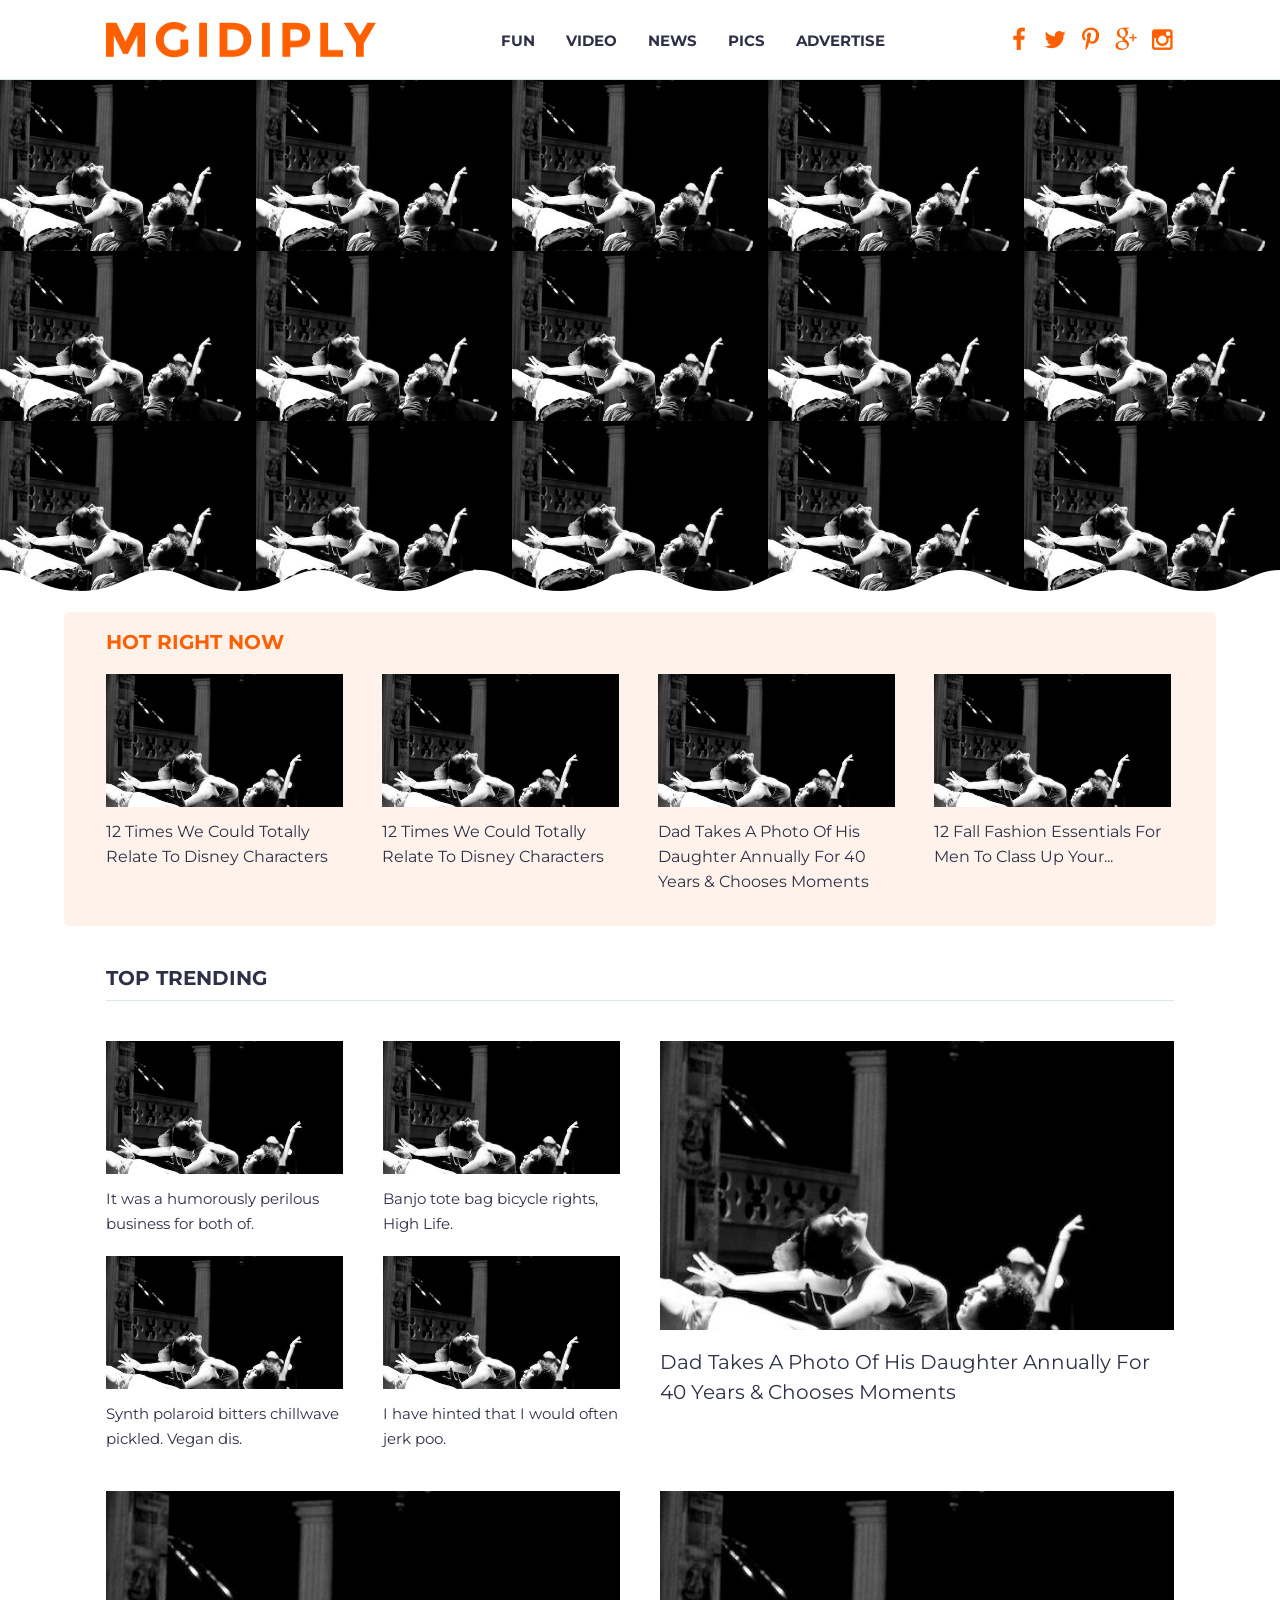
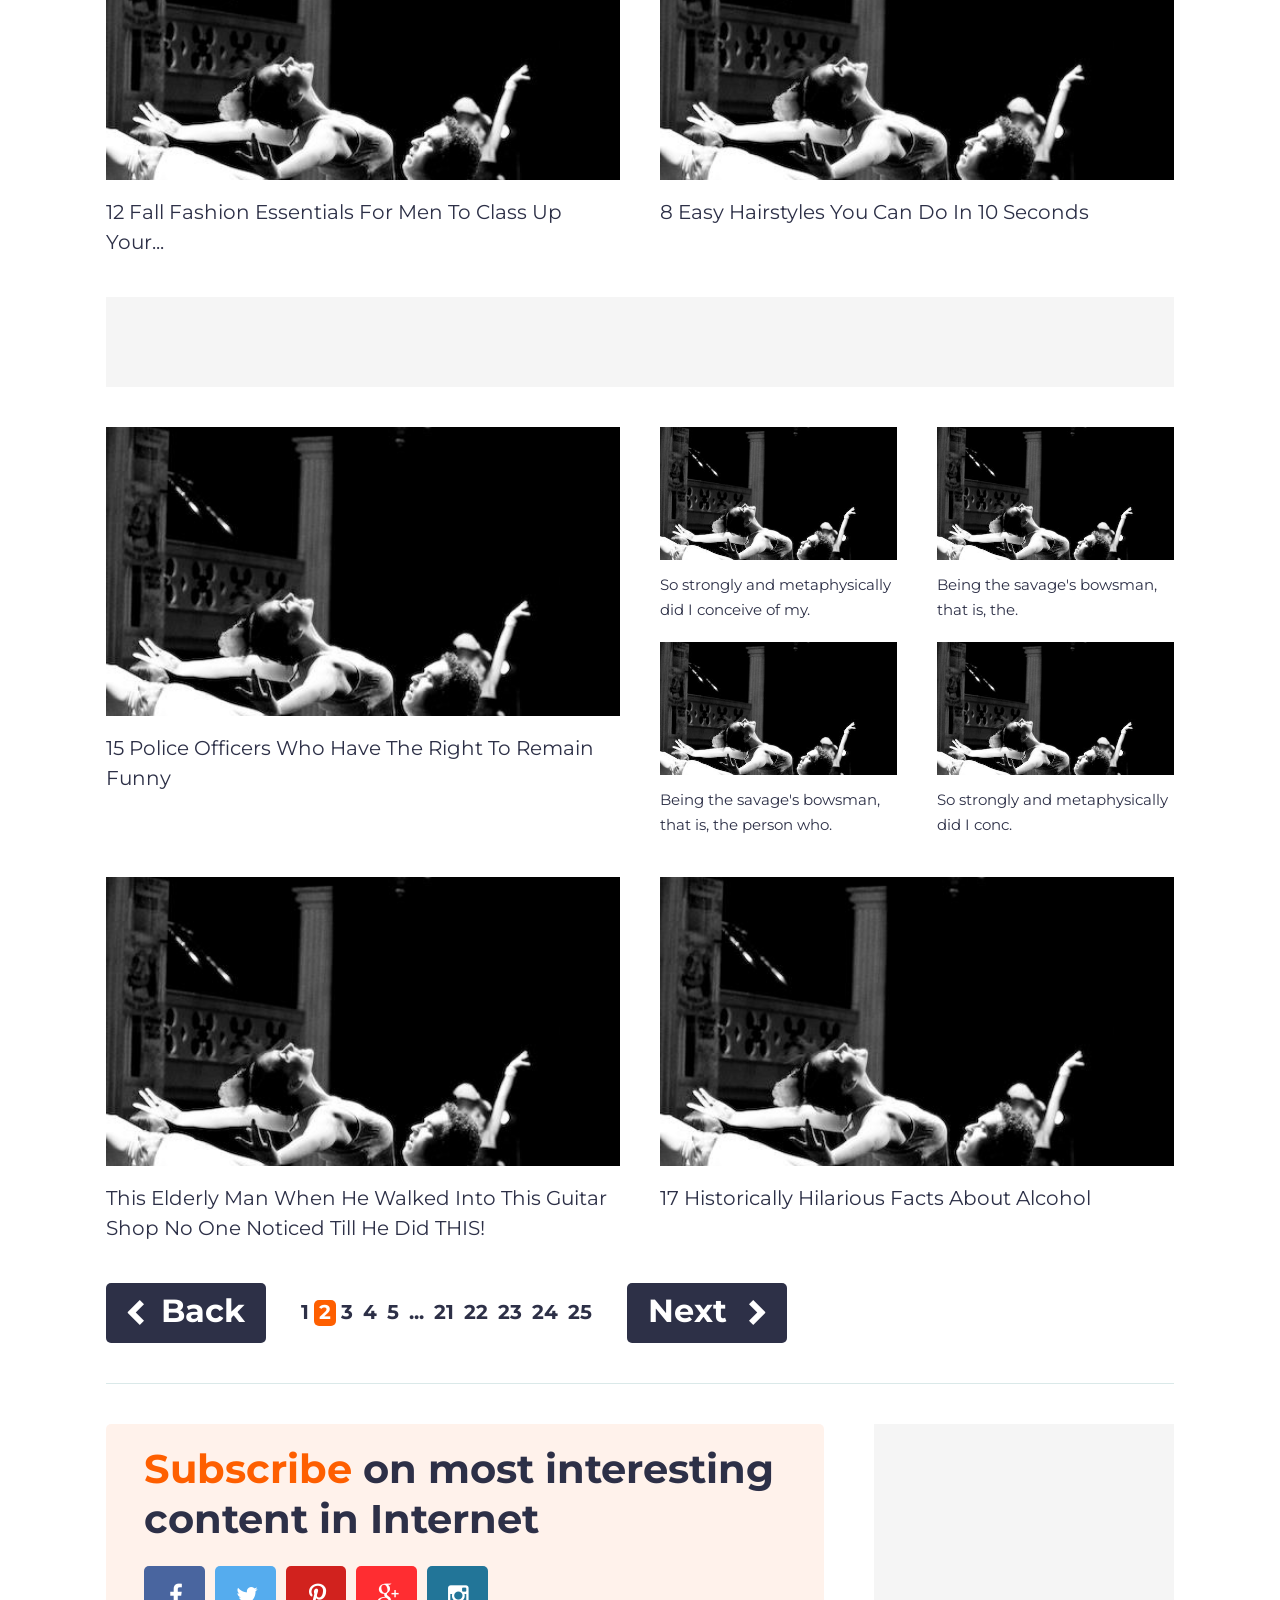
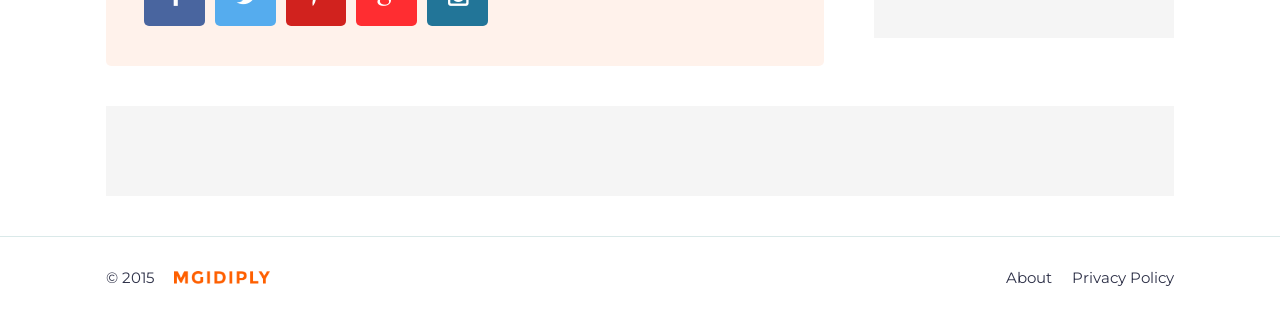
<file: site/index.html>
<!doctype html>
<html>
<head>
	<meta charset="utf-8">
	<title>Template</title>
	<meta name="viewport" content="width=device-width, initial-scale=1">
	<meta name="format-detection" content="telephone=no">
	<!-- theme color for android 5.0 -->
	<meta name="theme-color" content="#fff">
	<!-- <meta name="viewport" content="width=1200"> -->
	<!-- <meta name="viewport" content="initial-scale=1, user-scalable=no"> -->
	<link href="https://fonts.googleapis.com/css?family=Montserrat:400,700" rel="stylesheet" type="text/css">
	<link rel="stylesheet" media="all" href="css/screen.css">
	<script src="js/lib/head.js" data-headjs-load="js/app.js"></script>
	<!--[if IE]><script src="js/html5shiv.js"></script><![endif]-->
</head>
<body>
<!-- begin wrapper  -->
<div id="main" class="wrapper">
	<!-- begin header  -->
	<header class="header">
		<div class="content">
			<div class="row">
				<button id="menu_toggle"><i class="icon-menu"></i></button>
				<!-- begin logo  -->
				<div class="logo">
					<a href="#"><img src="img/logo.png" alt="logo"></a>
				</div><!-- end logo -->
				<!-- begin navigation -->
				<nav class="navigation">
					<ul>
						<li><a href="#">Fun</a></li>
						<li><a href="#">Video</a></li>
						<li><a href="#">News</a></li>
						<li><a href="#">Pics</a></li>
						<li><a href="#">Advertise</a></li>
					</ul>
					<!-- begin subscribe-wrap -->
					<div class="subscribe-wrap wrap-sm is-phone">
						<div class="row">
							<!-- begin subscribe  -->
							<div class="subscribe">
								<p class="subscribe__title"><span>Subscribe </span>on most interesting content in Internet</p>
								<!-- begin socials -->
								<ul class="socials">
									<li><a href="#"><i class="icon icon-facebook"></i></a></li>
									<li><a href="#"><i class="icon icon-twitter"></i></a></li>
									<li><a href="#"><i class="icon icon-pinterest"></i></a></li>
									<li><a href="#"><i class="icon icon-gplus"></i></a></li>
									<li><a href="#"><i class="icon icon-instagram"></i></a></li>
								</ul><!-- end socials -->
							</div><!-- end subscribe -->
							<!-- begin mgidiply-soc  -->
							<div class="mgidiply-soc"></div><!-- end mgidiply-soc -->
						</div>
					</div><!-- end subscribe-wrap -->
				</nav><!-- end navigation -->
				<!-- begin socials -->
				<ul class="socials">
					<li><a href="#"><i class="icon icon-facebook"></i></a></li>
					<li><a href="#"><i class="icon icon-twitter"></i></a></li>
					<li><a href="#"><i class="icon icon-pinterest"></i></a></li>
					<li><a href="#"><i class="icon icon-gplus"></i></a></li>
					<li><a href="#"><i class="icon icon-instagram"></i></a></li>
				</ul><!-- end socials -->
			</div>
		</div>
	</header><!-- end header -->

	<!-- begin grid-wrap  -->
	<div class="grid-wrap">
		<ul class="grid__list">
			<li class="grid__list-el">
				<a href="#">
					<div class="grid__img"><img src="img/test.jpg" alt="image"></div>
					<div class="grid__tooltip">
						<p>You've Been Washing Your Hair Wrong All This Time!...</p>
						<div class="grid__btn-more">Read more <i class="icon-angle-right"></i></div>
					</div>
				</a>
			</li>
			<li class="grid__list-el">
				<a href="#">
					<div class="grid__img"><img src="img/test.jpg" alt="image"></div>
					<div class="grid__tooltip">
						<p>You've Been Washing Your Hair Wrong All This Time!...</p>
						<div class="grid__btn-more">Read more <i class="icon-angle-right"></i></div>
					</div>
				</a>
			</li>
			<li class="grid__list-el">
				<a href="#">
					<div class="grid__img"><img src="img/test.jpg" alt="image"></div>
					<div class="grid__tooltip">
						<p>You've Been Washing Your Hair Wrong All This Time!...</p>
						<div class="grid__btn-more">Read more <i class="icon-angle-right"></i></div>
					</div>
				</a>
			</li>
			<li class="grid__list-el">
				<a href="#">
					<div class="grid__img"><img src="img/test.jpg" alt="image"></div>
					<div class="grid__tooltip">
						<p>You've Been Washing Your Hair Wrong All This Time!...</p>
						<div class="grid__btn-more">Read more <i class="icon-angle-right"></i></div>
					</div>
				</a>
			</li>
			<li class="grid__list-el">
				<a href="#">
					<div class="grid__img"><img src="img/test.jpg" alt="image"></div>
					<div class="grid__tooltip">
						<p>You've Been Washing Your Hair Wrong All This Time!...</p>
						<div class="grid__btn-more">Read more <i class="icon-angle-right"></i></div>
					</div>
				</a>
			</li>
			<li class="grid__list-el">
				<a href="#">
					<div class="grid__img"><img src="img/test.jpg" alt="image"></div>
					<div class="grid__tooltip">
						<p>You've Been Washing Your Hair Wrong All This Time!...</p>
						<div class="grid__btn-more">Read more <i class="icon-angle-right"></i></div>
					</div>
				</a>
			</li>
			<li class="grid__list-el">
				<a href="#">
					<div class="grid__img"><img src="img/test.jpg" alt="image"></div>
					<div class="grid__tooltip">
						<p>You've Been Washing Your Hair Wrong All This Time!...</p>
						<div class="grid__btn-more">Read more <i class="icon-angle-right"></i></div>
					</div>
				</a>
			</li>
			<li class="grid__list-el">
				<a href="#">
					<div class="grid__img"><img src="img/test.jpg" alt="image"></div>
					<div class="grid__tooltip">
						<p>You've Been Washing Your Hair Wrong All This Time!...</p>
						<div class="grid__btn-more">Read more <i class="icon-angle-right"></i></div>
					</div>
				</a>
			</li>
			<li class="grid__list-el">
				<a href="#">
					<div class="grid__img"><img src="img/test.jpg" alt="image"></div>
					<div class="grid__tooltip">
						<p>You've Been Washing Your Hair Wrong All This Time!...</p>
						<div class="grid__btn-more">Read more <i class="icon-angle-right"></i></div>
					</div>
				</a>
			</li>
			<li class="grid__list-el">
				<a href="#">
					<div class="grid__img"><img src="img/test.jpg" alt="image"></div>
					<div class="grid__tooltip">
						<p>You've Been Washing Your Hair Wrong All This Time!...</p>
						<div class="grid__btn-more">Read more <i class="icon-angle-right"></i></div>
					</div>
				</a>
			</li>
			<li class="grid__list-el">
				<a href="#">
					<div class="grid__img"><img src="img/test.jpg" alt="image"></div>
					<div class="grid__tooltip">
						<p>You've Been Washing Your Hair Wrong All This Time!...</p>
						<div class="grid__btn-more">Read more <i class="icon-angle-right"></i></div>
					</div>
				</a>
			</li>
			<li class="grid__list-el">
				<a href="#">
					<div class="grid__img"><img src="img/test.jpg" alt="image"></div>
					<div class="grid__tooltip">
						<p>You've Been Washing Your Hair Wrong All This Time!...</p>
						<div class="grid__btn-more">Read more <i class="icon-angle-right"></i></div>
					</div>
				</a>
			</li>
			<li class="grid__list-el">
				<a href="#">
					<div class="grid__img"><img src="img/test.jpg" alt="image"></div>
					<div class="grid__tooltip">
						<p>You've Been Washing Your Hair Wrong All This Time!...</p>
						<div class="grid__btn-more">Read more <i class="icon-angle-right"></i></div>
					</div>
				</a>
			</li>
			<li class="grid__list-el">
				<a href="#">
					<div class="grid__img"><img src="img/test.jpg" alt="image"></div>
					<div class="grid__tooltip">
						<p>You've Been Washing Your Hair Wrong All This Time!...</p>
						<div class="grid__btn-more">Read more <i class="icon-angle-right"></i></div>
					</div>
				</a>
			</li>
			<li class="grid__list-el">
				<a href="#">
					<div class="grid__img"><img src="img/test.jpg" alt="image"></div>
					<div class="grid__tooltip">
						<p>You've Been Washing Your Hair Wrong All This Time!...</p>
						<div class="grid__btn-more">Read more <i class="icon-angle-right"></i></div>
					</div>
				</a>
			</li>
		</ul>
		<div class="grid__title"><p class="grid__title-text">Dive deeply in most interesting <span>content on the web</span></p></div>
		<div class="wave"></div>
	</div><!-- end grid-wrap -->

	<main class="main">
		<!-- begin content -->
		<div class="content">
			<!-- begin hot-now  -->
			<div class="hot-now">
				<p class="section__title">Hot Right Now</p>
				<div class="row">
					<!-- begin el -->
					<div class="el">
						<a href="#">
							<div class="el__img">
								<img src="img/test.jpg" alt="img">
							</div>
							<div class="el__text">
								<p>12 Times We Could Totally Relate To Disney Characters</p>
							</div>
						</a>
					</div><!-- end el -->
					<!-- begin el -->
					<div class="el">
						<a href="#">
							<div class="el__img">
								<img src="img/test.jpg" alt="img">
							</div>
							<div class="el__text">
								<p>12 Times We Could Totally Relate To Disney Characters</p>
							</div>
						</a>
					</div><!-- end el -->
					<!-- begin el -->
					<div class="el">
						<a href="#">
							<div class="el__img">
								<img src="img/test.jpg" alt="img">
							</div>
							<div class="el__text">
								<p>Dad Takes A Photo Of His Daughter Annually For 40 Years &amp; Chooses Moments</p>
							</div>
						</a>
					</div><!-- end el -->
					<!-- begin el -->
					<div class="el">
						<a href="#">
							<div class="el__img">
								<img src="img/test.jpg" alt="img">
							</div>
							<div class="el__text">
								<p>12 Fall Fashion Essentials For Men To Class Up Your...</p>
							</div>
						</a>
					</div><!-- end el -->
					<!-- begin el -->
					<div class="el">
						<a href="#">
							<div class="el__img">
								<img src="img/test.jpg" alt="img">
							</div>
							<div class="el__text">
								<p>8 Easy Hairstyles You Can Do In 10 Seconds</p>
							</div>
						</a>
					</div><!-- end el -->
				</div>
			</div><!-- end hot-now -->

			<!-- begin subscribe-wrap -->
			<div class="subscribe-wrap wrap-sm is-phone">
				<div class="row">
					<!-- begin subscribe  -->
					<div class="subscribe">
						<p class="subscribe__title"><span>Subscribe </span>on most interesting content in Internet</p>
						<!-- begin socials -->
						<ul class="socials">
							<li><a href="#"><i class="icon icon-facebook"></i></a></li>
							<li><a href="#"><i class="icon icon-twitter"></i></a></li>
							<li><a href="#"><i class="icon icon-pinterest"></i></a></li>
							<li><a href="#"><i class="icon icon-gplus"></i></a></li>
							<li><a href="#"><i class="icon icon-instagram"></i></a></li>
						</ul><!-- end socials -->
					</div><!-- end subscribe -->
					<!-- begin mgidiply-soc  -->
					<div class="mgidiply-soc"></div><!-- end mgidiply-soc -->
				</div>
			</div><!-- end subscribe-wrap -->
			
			<!-- begin content-left -->
			<div class="content-left">
				<!-- begin top-trend  -->
				<div class="top-trend wrap-sm">
					<p class="section__title">Top Trending</p>
					<div class="row">
						<!-- begin el -->
						<div class="el el--small">
							<div class="row">
								<!-- begin el -->
								<div class="el">
									<a href="#">
										<div class="el__img">
											<img src="img/test.jpg" alt="img">
										</div>
										<div class="el__text">
											<p>It was a humorously perilous business for both of.</p>
										</div>
									</a>
								</div><!-- end el -->
								<!-- begin el -->
								<div class="el">
									<a href="#">
										<div class="el__img">
											<img src="img/test.jpg" alt="img">
										</div>
										<div class="el__text">
											<p>Banjo tote bag bicycle rights, High Life.</p>
										</div>
									</a>
								</div><!-- end el -->
								<!-- begin el -->
								<div class="el">
									<a href="#">
										<div class="el__img">
											<img src="img/test.jpg" alt="img">
										</div>
										<div class="el__text">
											<p>Synth polaroid bitters chillwave pickled. Vegan dis.</p>
										</div>
									</a>
								</div><!-- end el -->
								<!-- begin el -->
								<div class="el">
									<a href="#">
										<div class="el__img">
											<img src="img/test.jpg" alt="img">
										</div>
										<div class="el__text">
											<p>I have hinted that I would often jerk poo.</p>
										</div>
									</a>
								</div><!-- end el -->
							</div>
						</div><!-- end el -->
						<!-- begin el -->
						<div class="el">
							<a href="#">
								<div class="el__img">
									<img src="img/test.jpg" alt="img">
								</div>
								<div class="el__text">
									<p>Dad Takes A Photo Of His Daughter Annually For 40 Years &amp; Chooses Moments</p>
								</div>
							</a>
						</div><!-- end el -->
						<!-- begin el -->
						<div class="el">
							<a href="#">
								<div class="el__img">
									<img src="img/test.jpg" alt="img">
								</div>
								<div class="el__text">
									<p>12 Fall Fashion Essentials For Men To Class Up Your...</p>
								</div>
							</a>
						</div><!-- end el -->
						<!-- begin el -->
						<div class="el">
							<a href="#">
								<div class="el__img">
									<img src="img/test.jpg" alt="img">
								</div>
								<div class="el__text">
									<p>8 Easy Hairstyles You Can Do In 10 Seconds</p>
								</div>
							</a>
						</div><!-- end el -->
					</div>
					
					<!-- begin banner -->
					<div class="mgid-hr"></div><!-- end banner -->

					<div class="row">
						<!-- begin el -->
						<div class="el">
							<a href="#">
								<div class="el__img">
									<img src="img/test.jpg" alt="img">
								</div>
								<div class="el__text">
									<p>15 Police Officers Who Have The Right To Remain Funny</p>
								</div>
							</a>
						</div><!-- end el -->
						<!-- begin el -->
						<div class="el el--small">
							<div class="row">
								<!-- begin el -->
								<div class="el">
									<a href="#">
										<div class="el__img">
											<img src="img/test.jpg" alt="img">
										</div>
										<div class="el__text">
											<p>So strongly and metaphysically did I conceive of my.</p>
										</div>
									</a>
								</div><!-- end el -->
								<!-- begin el -->
								<div class="el">
									<a href="#">
										<div class="el__img">
											<img src="img/test.jpg" alt="img">
										</div>
										<div class="el__text">
											<p>Being the savage's bowsman, that is, the.</p>
										</div>
									</a>
								</div><!-- end el -->
								<!-- begin el -->
								<div class="el">
									<a href="#">
										<div class="el__img">
											<img src="img/test.jpg" alt="img">
										</div>
										<div class="el__text">
											<p>Being the savage's bowsman, that is, the person who.</p>
										</div>
									</a>
								</div><!-- end el -->
								<!-- begin el -->
								<div class="el">
									<a href="#">
										<div class="el__img">
											<img src="img/test.jpg" alt="img">
										</div>
										<div class="el__text">
											<p>So strongly and metaphysically did I conc.</p>
										</div>
									</a>
								</div><!-- end el -->
							</div>
						</div><!-- end el -->
						<!-- begin el -->
						<div class="el">
							<a href="#">
								<div class="el__img">
									<img src="img/test.jpg" alt="img">
								</div>
								<div class="el__text">
									<p>This Elderly Man When He Walked Into This Guitar Shop No One Noticed Till He Did THIS!</p>
								</div>
							</a>
						</div><!-- end el -->
						<!-- begin el -->
						<div class="el">
							<a href="#">
								<div class="el__img">
									<img src="img/test.jpg" alt="img">
								</div>
								<div class="el__text">
									<p>17 Historically Hilarious Facts About Alcohol</p>
								</div>
							</a>
						</div><!-- end el -->
					</div>
				</div><!-- end top-trend -->
				<!-- begin pagination  -->
				<div class="pagination wrap-sm">
					<a href="#" class="pagination__button pagination__prev"><i class="icon-arrow_left"></i>Back</a>
					<ul class="pagination__list">
						<li><a href="#">1</a></li>
						<li class="is-active"><a href="#">2</a></li>
						<li><a href="#">3</a></li>
						<li><a href="#">4</a></li>
						<li><a href="#">5</a></li>
						<li><a href="#">...</a></li>
						<li><a href="#">21</a></li>
						<li><a href="#">22</a></li>
						<li><a href="#">23</a></li>
						<li><a href="#">24</a></li>
						<li><a href="#">25</a></li>
					</ul>
					<a href="#" class="pagination__button pagination__next"><i class="icon-arrow_right"></i>Next</a>
				</div><!-- end pagination -->

				<!-- begin load-more  -->
				<div class="load-more is-phone">
					<a href="#" class="load-more__btn"><i class="icon-arrows-cw"></i>Load more</a>
				</div><!-- end load-more -->

				<!-- begin subscribe-wrap -->
				<div class="subscribe-wrap wrap-sm">
					<div class="row">
						<!-- begin subscribe  -->
						<div class="subscribe">
							<p class="subscribe__title"><span>Subscribe </span>on most interesting content in Internet</p>
							<!-- begin socials -->
							<ul class="socials">
								<li><a href="#"><i class="icon icon-facebook"></i></a></li>
								<li><a href="#"><i class="icon icon-twitter"></i></a></li>
								<li><a href="#"><i class="icon icon-pinterest"></i></a></li>
								<li><a href="#"><i class="icon icon-gplus"></i></a></li>
								<li><a href="#"><i class="icon icon-instagram"></i></a></li>
							</ul><!-- end socials -->
						</div><!-- end subscribe -->
						<!-- begin mgidiply-soc  -->
						<div class="mgidiply-soc"></div><!-- end mgidiply-soc -->
					</div>
				</div><!-- end subscribe-wrap -->
				<div class="wrap-sm">
					<!-- begin mgid-hr  -->
					<div class="mgid-hr"></div><!-- end mgid-hr -->
				</div>
			</div>
			<!-- end content-left -->

			<!-- begin content-right  -->
			<div class="content-right">
				<!-- begin el -->
				<div class="el">
					<a href="#">
						<div class="el__img">
							<img src="img/test.jpg" alt="img">
						</div>
						<div class="el__text">
							<p>It was a humorously perilous business for both of.</p>
						</div>
					</a>
				</div><!-- end el -->
				<!-- begin el -->
				<div class="el">
					<a href="#">
						<div class="el__img">
							<img src="img/test.jpg" alt="img">
						</div>
						<div class="el__text">
							<p>It was a humorously perilous business for both of.</p>
						</div>
					</a>
				</div><!-- end el -->
				<!-- begin el -->
				<div class="el">
					<a href="#">
						<div class="el__img">
							<img src="img/test.jpg" alt="img">
						</div>
						<div class="el__text">
							<p>It was a humorously perilous business for both of.</p>
						</div>
					</a>
				</div><!-- end el -->
				<!-- begin el -->
				<div class="el">
					<a href="#">
						<div class="el__img">
							<img src="img/test.jpg" alt="img">
						</div>
						<div class="el__text">
							<p>It was a humorously perilous business for both of.</p>
						</div>
					</a>
				</div><!-- end el -->
				<!-- begin el -->
				<div class="el">
					<a href="#">
						<div class="el__img">
							<img src="img/test.jpg" alt="img">
						</div>
						<div class="el__text">
							<p>It was a humorously perilous business for both of.</p>
						</div>
					</a>
				</div><!-- end el -->
				<!-- begin el -->
				<div class="el">
					<a href="#">
						<div class="el__img">
							<img src="img/test.jpg" alt="img">
						</div>
						<div class="el__text">
							<p>It was a humorously perilous business for both of.</p>
						</div>
					</a>
				</div><!-- end el -->
				<!-- begin el -->
				<div class="el">
					<a href="#">
						<div class="el__img">
							<img src="img/test.jpg" alt="img">
						</div>
						<div class="el__text">
							<p>It was a humorously perilous business for both of.</p>
						</div>
					</a>
				</div><!-- end el -->
				<!-- begin el -->
				<div class="el">
					<a href="#">
						<div class="el__img">
							<img src="img/test.jpg" alt="img">
						</div>
						<div class="el__text">
							<p>It was a humorously perilous business for both of.</p>
						</div>
					</a>
				</div><!-- end el -->
				<!-- begin el -->
				<div class="el">
					<a href="#">
						<div class="el__img">
							<img src="img/test.jpg" alt="img">
						</div>
						<div class="el__text">
							<p>It was a humorously perilous business for both of.</p>
						</div>
					</a>
				</div><!-- end el -->
				<!-- begin el -->
				<div class="el">
					<a href="#">
						<div class="el__img">
							<img src="img/test.jpg" alt="img">
						</div>
						<div class="el__text">
							<p>It was a humorously perilous business for both of.</p>
						</div>
					</a>
				</div><!-- end el -->
				<!-- begin el -->
				<div class="el">
					<a href="#">
						<div class="el__img">
							<img src="img/test.jpg" alt="img">
						</div>
						<div class="el__text">
							<p>It was a humorously perilous business for both of.</p>
						</div>
					</a>
				</div><!-- end el -->
			</div><!-- end content-right -->
		</div><!-- end content -->
	</main>
</div><!-- end wrapper -->

<!-- begin footer  -->
<div class="footer">
	<!-- begin content  -->
	<div class="content">
		<div class="row wrap-sm">
			<!-- begin footer__logo  -->
			<div class="footer__logo">
				<p>&copy; 2015</p>
				<a href="#" class="footer__logo-link"><img src="img/logo.png" alt="logo"></a>
			</div><!-- end footer__logo -->
			<nav class="footer__nav">
				<ul>
					<li><a href="#">About</a></li>
					<li><a href="#">Privacy Policy</a></li>
				</ul>
			</nav>
		</div>
	</div><!-- end content -->
</div><!-- end footer -->

</body>
</html>
</file>
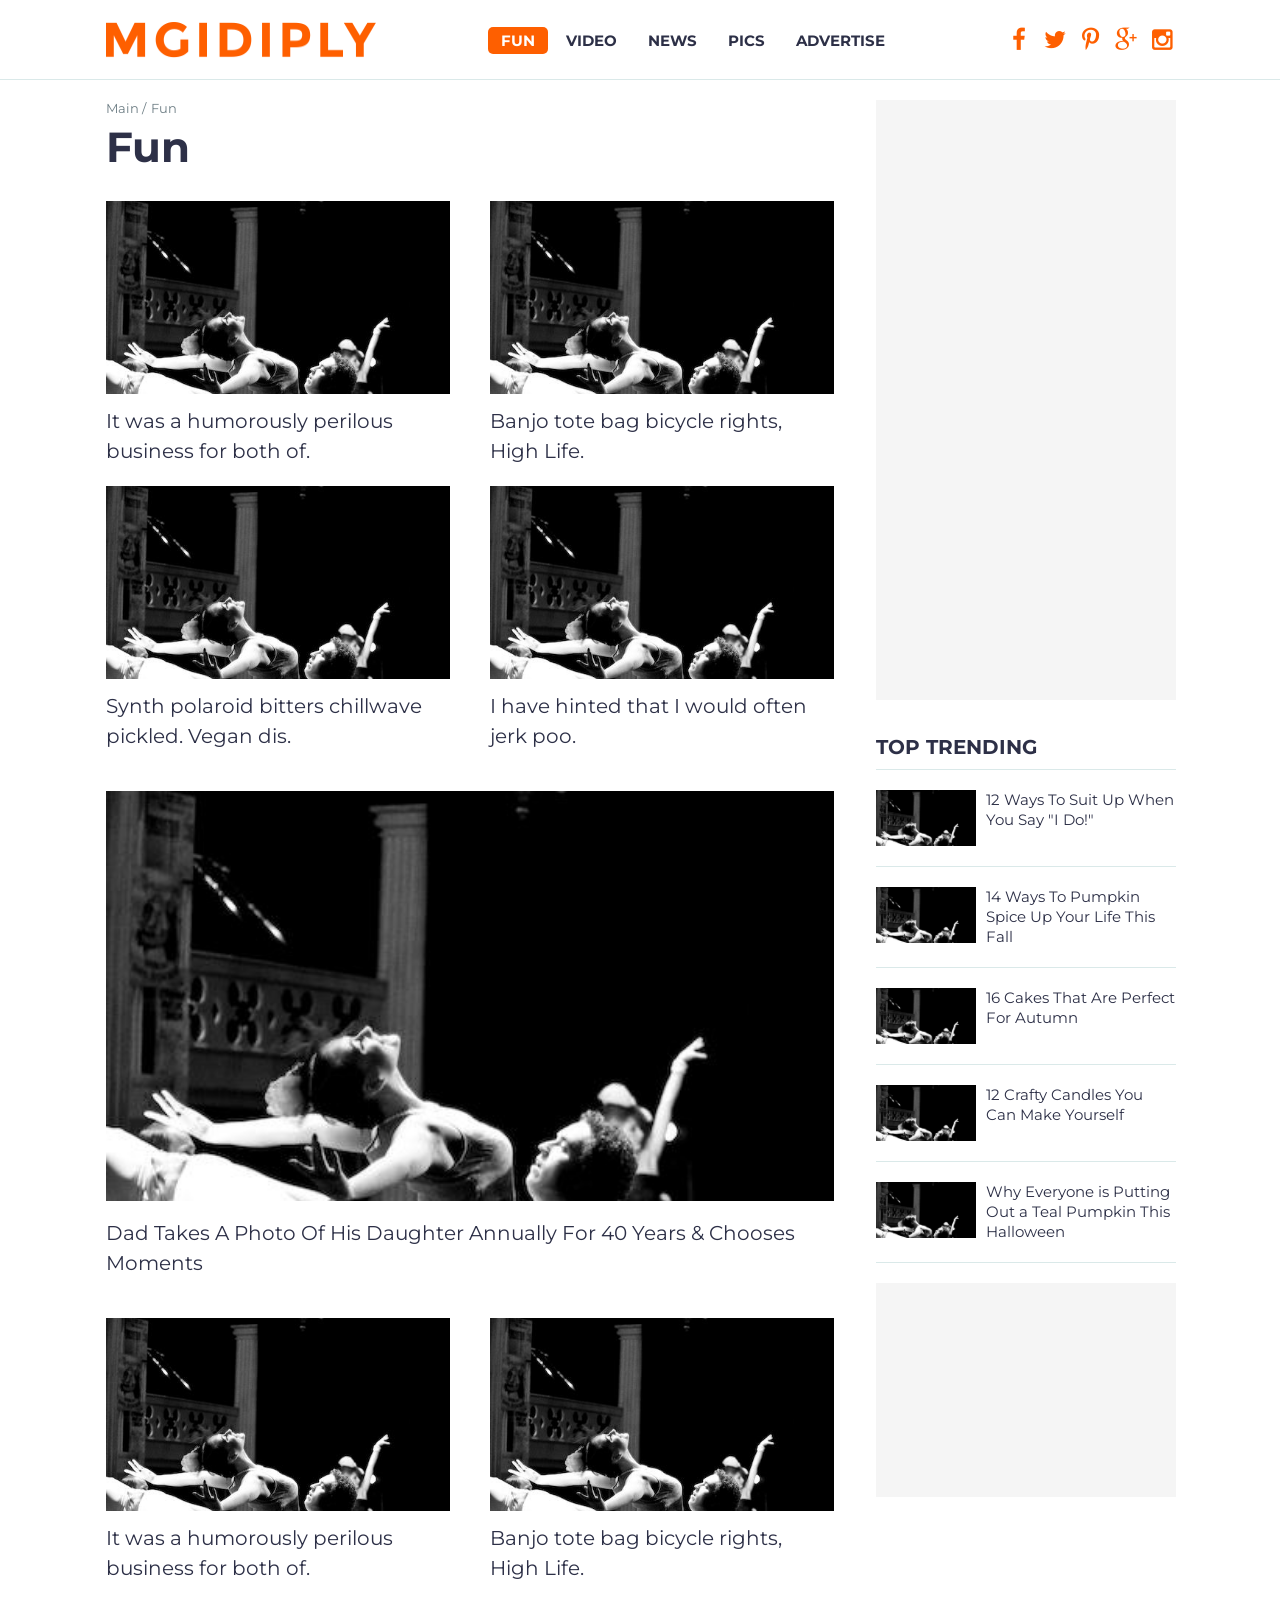
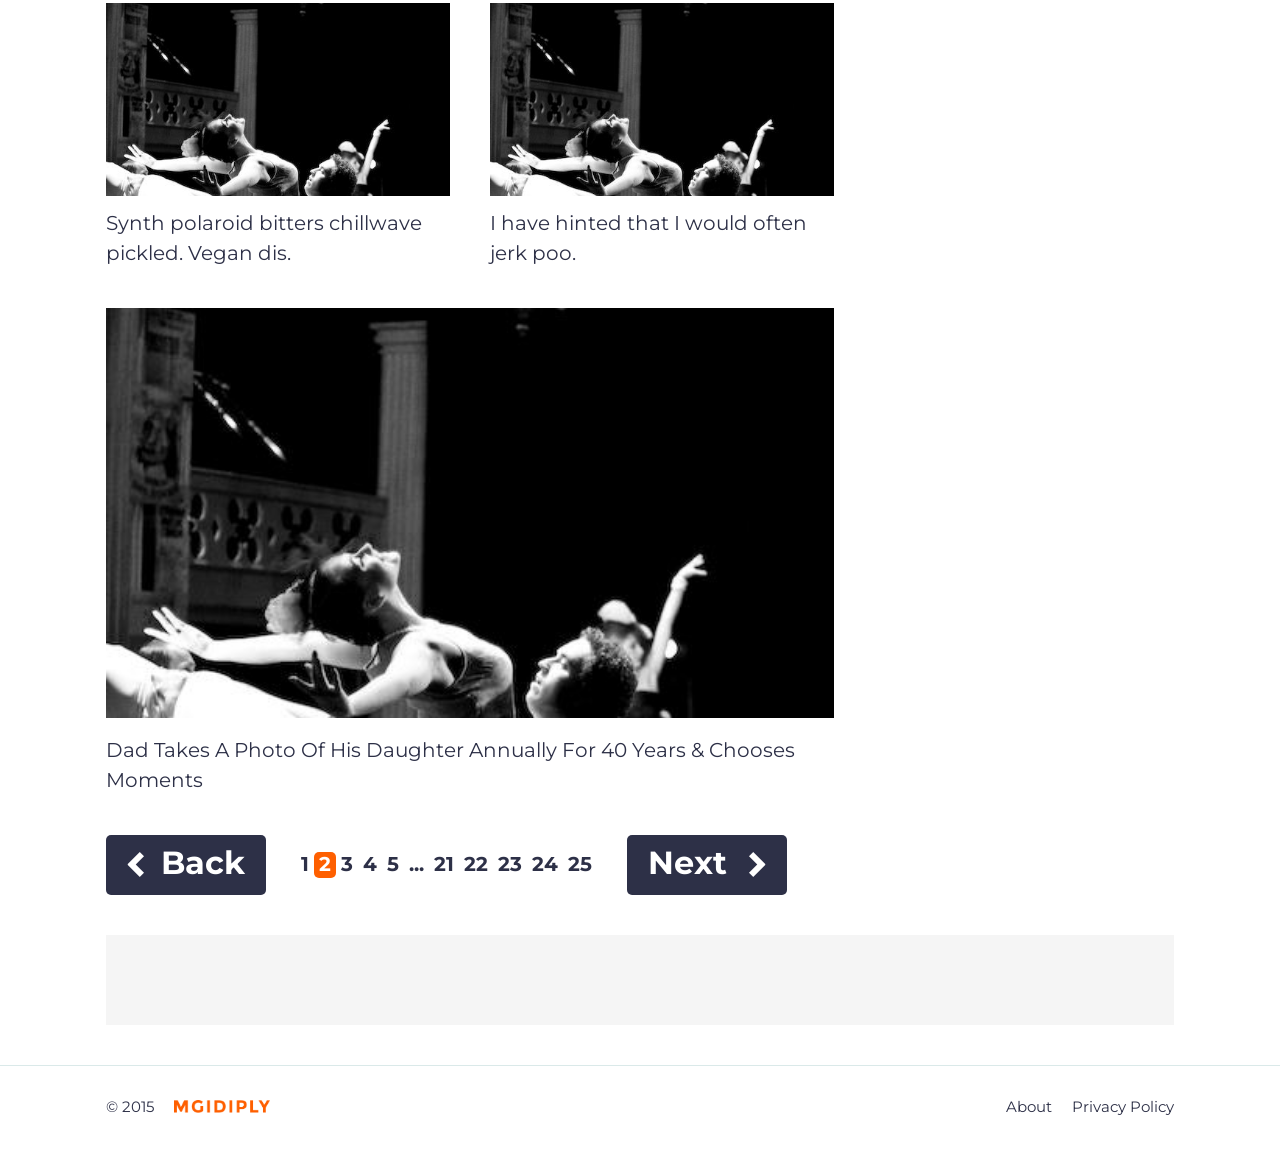
<file: site/category.html>
<!doctype html>
<html>
<head>
	<meta charset="utf-8">
	<title>Template</title>
	<meta name="viewport" content="width=device-width, initial-scale=1">
	<meta name="format-detection" content="telephone=no">
	<!-- theme color for android 5.0 -->
	<meta name="theme-color" content="#fff">
	<!-- <meta name="viewport" content="width=1200"> -->
	<!-- <meta name="viewport" content="initial-scale=1, user-scalable=no"> -->
	<link href="https://fonts.googleapis.com/css?family=Montserrat:400,700" rel="stylesheet" type="text/css">
	<link rel="stylesheet" media="all" href="css/screen.css">
	<script src="js/lib/head.js" data-headjs-load="js/app.js"></script>
	<!--[if IE]><script src="js/html5shiv.js"></script><![endif]-->
</head>
<body>
<!-- begin wrapper  -->
<div id="main" class="wrapper">
	<!-- begin header  -->
	<header class="header">
		<div class="content">
			<div class="row">
				<button id="menu_toggle"><i class="icon-menu"></i></button>
				<!-- begin logo  -->
				<div class="logo">
					<a href="#"><img src="img/logo.png" alt="logo"></a>
				</div><!-- end logo -->
				<!-- begin navigation -->
				<nav class="navigation">
					<ul>
						<li class="is-active"><a href="#">Fun</a></li>
						<li><a href="#">Video</a></li>
						<li><a href="#">News</a></li>
						<li><a href="#">Pics</a></li>
						<li><a href="#">Advertise</a></li>
					</ul>
					<!-- begin subscribe-wrap -->
					<div class="subscribe-wrap wrap-sm is-phone">
						<div class="row">
							<!-- begin subscribe  -->
							<div class="subscribe">
								<p class="subscribe__title"><span>Subscribe </span>on most interesting content in Internet</p>
								<!-- begin socials -->
								<ul class="socials">
									<li><a href="#"><i class="icon icon-facebook"></i></a></li>
									<li><a href="#"><i class="icon icon-twitter"></i></a></li>
									<li><a href="#"><i class="icon icon-pinterest"></i></a></li>
									<li><a href="#"><i class="icon icon-gplus"></i></a></li>
									<li><a href="#"><i class="icon icon-instagram"></i></a></li>
								</ul><!-- end socials -->
							</div><!-- end subscribe -->
							<!-- begin mgidiply-soc  -->
							<div class="mgidiply-soc"></div><!-- end mgidiply-soc -->
						</div>
					</div><!-- end subscribe-wrap -->
				</nav><!-- end navigation -->
				<!-- begin socials -->
				<ul class="socials">
					<li><a href="#"><i class="icon icon-facebook"></i></a></li>
					<li><a href="#"><i class="icon icon-twitter"></i></a></li>
					<li><a href="#"><i class="icon icon-pinterest"></i></a></li>
					<li><a href="#"><i class="icon icon-gplus"></i></a></li>
					<li><a href="#"><i class="icon icon-instagram"></i></a></li>
				</ul><!-- end socials -->
			</div>
		</div>
	</header><!-- end header -->

	<main class="main">
		<!-- begin content -->
		<div class="content">
			<!-- begin content__cat  -->
			<div class="content__cat row">
				<!-- begin content__left  -->
				<div class="content__left">
					<!-- begin breadcrumbs  -->
					<ul class="breadcrumbs">
						<li><a href="#">Main</a></li>
						<li><a href="#">Fun</a></li>
					</ul><!-- end breadcrumbs -->
					<!-- begin top-trend  -->
					<div class="top-trend wrap-sm">
						<p class="section__title">Fun</p>
						<div class="row">
							<!-- begin el -->
							<div class="el el--small">
								<div class="row">
									<!-- begin el -->
									<div class="el">
										<a href="#">
											<div class="el__img">
												<img src="img/test.jpg" alt="img">
											</div>
											<div class="el__text">
												<p>It was a humorously perilous business for both of.</p>
											</div>
										</a>
									</div><!-- end el -->
									<!-- begin el -->
									<div class="el">
										<a href="#">
											<div class="el__img">
												<img src="img/test.jpg" alt="img">
											</div>
											<div class="el__text">
												<p>Banjo tote bag bicycle rights, High Life.</p>
											</div>
										</a>
									</div><!-- end el -->
									<!-- begin el -->
									<div class="el">
										<a href="#">
											<div class="el__img">
												<img src="img/test.jpg" alt="img">
											</div>
											<div class="el__text">
												<p>Synth polaroid bitters chillwave pickled. Vegan dis.</p>
											</div>
										</a>
									</div><!-- end el -->
									<!-- begin el -->
									<div class="el">
										<a href="#">
											<div class="el__img">
												<img src="img/test.jpg" alt="img">
											</div>
											<div class="el__text">
												<p>I have hinted that I would often jerk poo.</p>
											</div>
										</a>
									</div><!-- end el -->
								</div>
							</div><!-- end el -->
							<!-- begin el -->
							<div class="el">
								<a href="#">
									<div class="el__img">
										<img src="img/test.jpg" alt="img">
									</div>
									<div class="el__text">
										<p>Dad Takes A Photo Of His Daughter Annually For 40 Years &amp; Chooses Moments</p>
									</div>
								</a>
							</div><!-- end el -->
							<!-- begin el -->
							<div class="el el--small">
								<div class="row">
									<!-- begin el -->
									<div class="el">
										<a href="#">
											<div class="el__img">
												<img src="img/test.jpg" alt="img">
											</div>
											<div class="el__text">
												<p>It was a humorously perilous business for both of.</p>
											</div>
										</a>
									</div><!-- end el -->
									<!-- begin el -->
									<div class="el">
										<a href="#">
											<div class="el__img">
												<img src="img/test.jpg" alt="img">
											</div>
											<div class="el__text">
												<p>Banjo tote bag bicycle rights, High Life.</p>
											</div>
										</a>
									</div><!-- end el -->
									<!-- begin el -->
									<div class="el">
										<a href="#">
											<div class="el__img">
												<img src="img/test.jpg" alt="img">
											</div>
											<div class="el__text">
												<p>Synth polaroid bitters chillwave pickled. Vegan dis.</p>
											</div>
										</a>
									</div><!-- end el -->
									<!-- begin el -->
									<div class="el">
										<a href="#">
											<div class="el__img">
												<img src="img/test.jpg" alt="img">
											</div>
											<div class="el__text">
												<p>I have hinted that I would often jerk poo.</p>
											</div>
										</a>
									</div><!-- end el -->
								</div>
							</div><!-- end el -->
							<!-- begin el -->
							<div class="el">
								<a href="#">
									<div class="el__img">
										<img src="img/test.jpg" alt="img">
									</div>
									<div class="el__text">
										<p>Dad Takes A Photo Of His Daughter Annually For 40 Years &amp; Chooses Moments</p>
									</div>
								</a>
							</div><!-- end el -->
						</div>
					</div><!-- end top-trend -->

					<!-- begin pagination  -->
					<div class="pagination wrap-sm">
						<a href="#" class="pagination__button pagination__prev"><i class="icon-arrow_left"></i>Back</a>
						<ul class="pagination__list">
							<li><a href="#">1</a></li>
							<li class="is-active"><a href="#">2</a></li>
							<li><a href="#">3</a></li>
							<li><a href="#">4</a></li>
							<li><a href="#">5</a></li>
							<li><a href="#">...</a></li>
							<li><a href="#">21</a></li>
							<li><a href="#">22</a></li>
							<li><a href="#">23</a></li>
							<li><a href="#">24</a></li>
							<li><a href="#">25</a></li>
						</ul>
						<a href="#" class="pagination__button pagination__next"><i class="icon-arrow_right"></i>Next</a>
					</div><!-- end pagination -->

					<!-- begin load-more  -->
					<div class="load-more is-phone">
						<a href="#" class="load-more__btn"><i class="icon-arrows-cw"></i>Load more</a>
					</div><!-- end load-more -->

					<!-- begin subscribe-wrap -->
					<div class="subscribe-wrap wrap-sm is-phone">
						<div class="row">
							<!-- begin subscribe  -->
							<div class="subscribe">
								<p class="subscribe__title"><span>Subscribe </span>on most interesting content in Internet</p>
								<!-- begin socials -->
								<ul class="socials">
									<li><a href="#"><i class="icon icon-facebook"></i></a></li>
									<li><a href="#"><i class="icon icon-twitter"></i></a></li>
									<li><a href="#"><i class="icon icon-pinterest"></i></a></li>
									<li><a href="#"><i class="icon icon-gplus"></i></a></li>
									<li><a href="#"><i class="icon icon-instagram"></i></a></li>
								</ul><!-- end socials -->
							</div><!-- end subscribe -->
							<!-- begin mgidiply-soc  -->
							<div class="mgidiply-soc"></div><!-- end mgidiply-soc -->
						</div>
					</div><!-- end subscribe-wrap -->
				</div><!-- end content__left -->
				<!-- begin content__right  -->
				<aside class="content__right">
					<!-- begin aside-ban  -->
					<div class="aside-ban"></div><!-- end aside-ban -->
					<!-- begin aside-top  -->
					<div class="aside-top">
						<p class="aside-top__title">Top Trending</p>
						<ul>
							<li>
								<a href="#">
									<div class="aside-top__img">
										<img src="img/test.jpg" alt="image">
									</div>
									<p>12 Ways To Suit Up When You Say "I Do!"</p>
								</a>
							</li>
							<li>
								<a href="#">
									<div class="aside-top__img">
										<img src="img/test.jpg" alt="image">
									</div>
									<p>14 Ways To Pumpkin Spice Up Your Life This Fall</p>
								</a>
							</li>
							<li>
								<a href="#">
									<div class="aside-top__img">
										<img src="img/test.jpg" alt="image">
									</div>
									<p>16 Cakes That Are Perfect For Autumn</p>
								</a>
							</li>
							<li>
								<a href="#">
									<div class="aside-top__img">
										<img src="img/test.jpg" alt="image">
									</div>
									<p>12 Crafty Candles You Can Make Yourself</p>
								</a>
							</li>
							<li>
								<a href="#">
									<div class="aside-top__img">
										<img src="img/test.jpg" alt="image">
									</div>
									<p>Why Everyone is Putting Out a Teal Pumpkin This Halloween</p>
								</a>
							</li>
						</ul>
					</div><!-- end aside-top -->
					<!-- begin mgidiply-soc  -->
					<div class="mgidiply-soc"></div><!-- end mgidiply-soc -->
				</aside><!-- end content__right -->
			</div><!-- end content__cat -->
			<div class="wrap-sm">
				<!-- begin mgid-hr  -->
				<div class="mgid-hr"></div><!-- end mgid-hr -->
			</div>
		</div><!-- end content -->
	</main>
</div><!-- end wrapper -->

<!-- begin footer  -->
<div class="footer">
	<!-- begin content  -->
	<div class="content">
		<div class="row wrap-sm">
			<!-- begin footer__logo  -->
			<div class="footer__logo">
				<p>&copy; 2015</p>
				<a href="#" class="footer__logo-link"><img src="img/logo.png" alt="logo"></a>
			</div><!-- end footer__logo -->
			<nav class="footer__nav">
				<ul>
					<li><a href="#">About</a></li>
					<li><a href="#">Privacy Policy</a></li>
				</ul>
			</nav>
		</div>
	</div><!-- end content -->
</div><!-- end footer -->

</body>
</html>
</file>
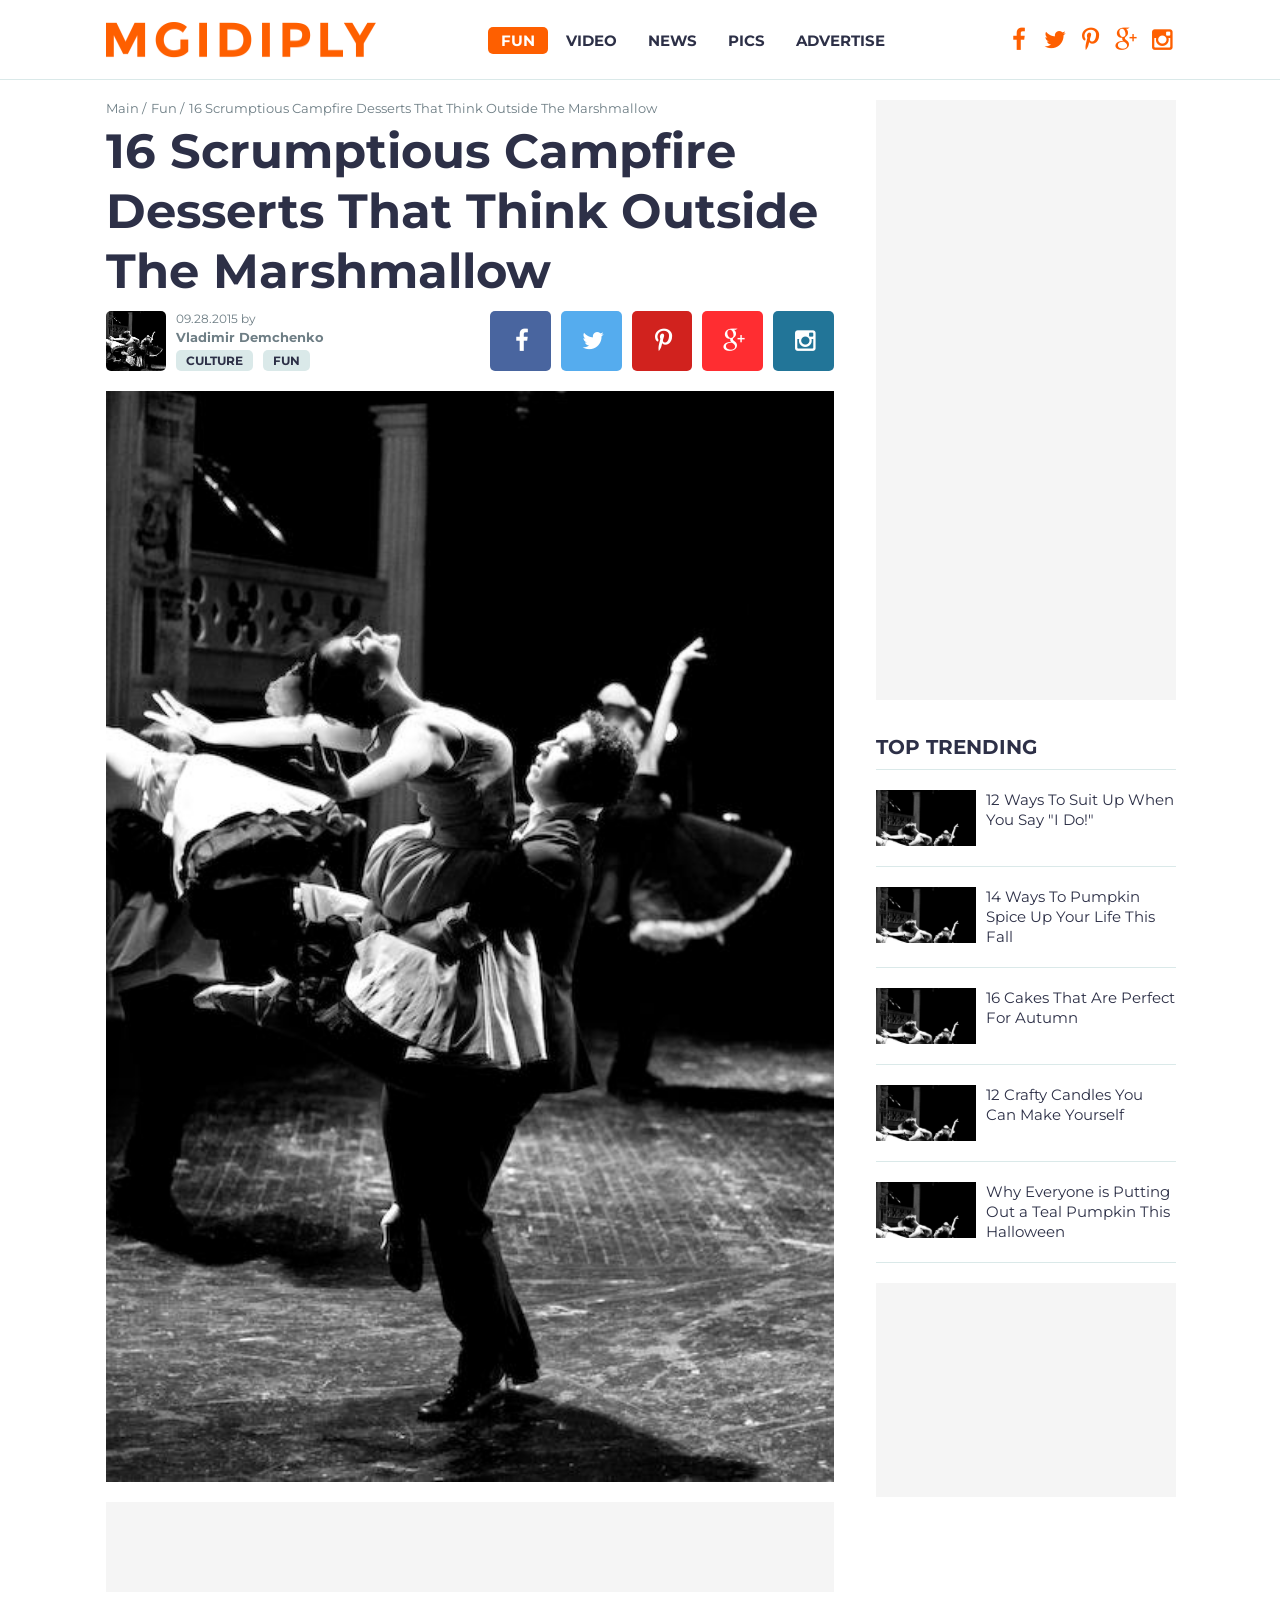
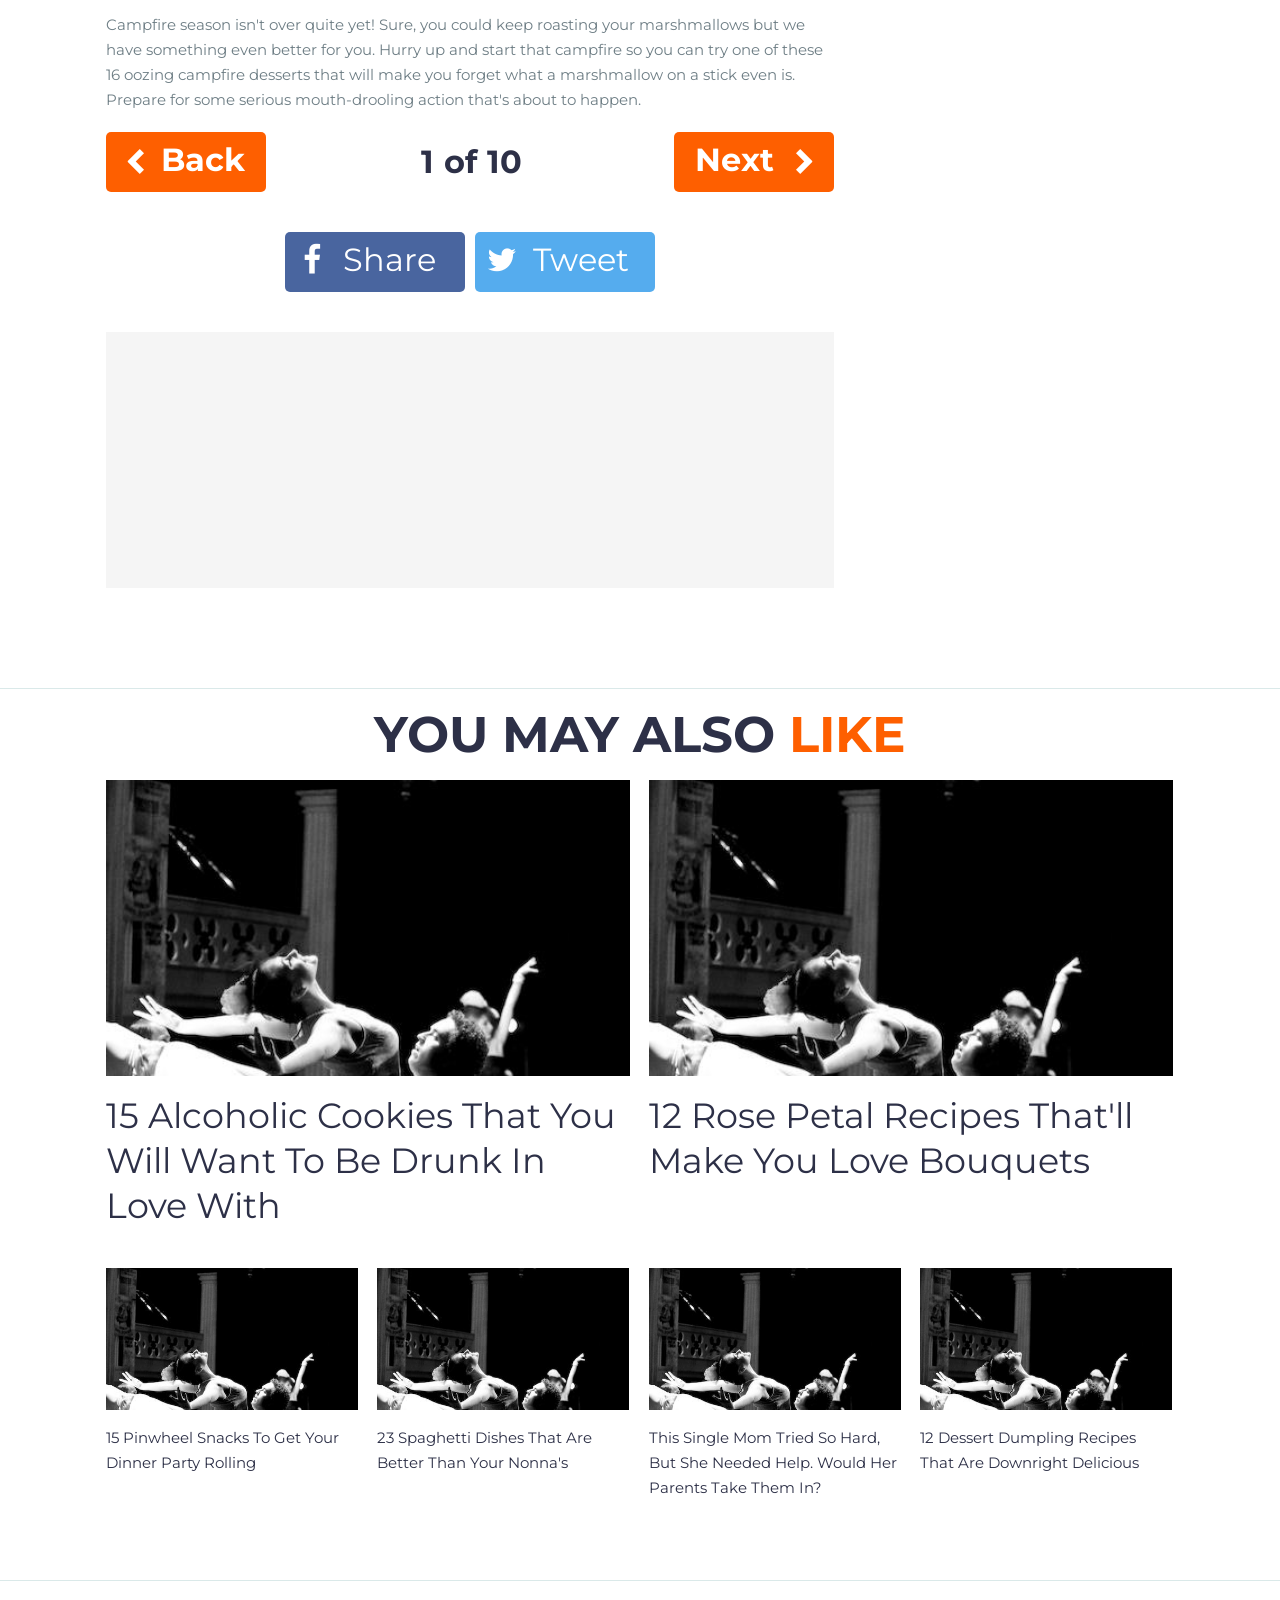
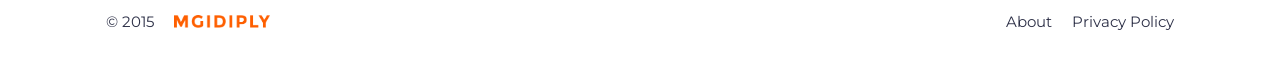
<file: site/post.html>
<!doctype html>
<html>
<head>
	<meta charset="utf-8">
	<title>Template</title>
	<meta name="viewport" content="width=device-width, initial-scale=1">
	<meta name="format-detection" content="telephone=no">
	<!-- theme color for android 5.0 -->
	<meta name="theme-color" content="#fff">
	<!-- <meta name="viewport" content="width=1200"> -->
	<!-- <meta name="viewport" content="initial-scale=1, user-scalable=no"> -->
	<link href="https://fonts.googleapis.com/css?family=Montserrat:400,700" rel="stylesheet" type="text/css">
	<link rel="stylesheet" media="all" href="css/screen.css" >
	<script src="js/lib/head.js" data-headjs-load="js/app.js"></script>
	<!--[if IE]><script src="js/html5shiv.js"></script><![endif]-->
</head>
<body>
<!-- begin wrapper  -->
<div id="main" class="wrapper">
	<!-- begin header  -->
	<header class="header">
		<div class="content">
			<div class="row">
				<button id="menu_toggle"><i class="icon-menu"></i></button>
				<!-- begin logo  -->
				<div class="logo">
					<a href="#"><img src="img/logo.png" alt="logo"></a>
				</div><!-- end logo -->
				<!-- begin navigation -->
				<nav class="navigation">
					<ul>
						<li class="is-active"><a href="#">Fun</a></li>
						<li><a href="#">Video</a></li>
						<li><a href="#">News</a></li>
						<li><a href="#">Pics</a></li>
						<li><a href="#">Advertise</a></li>
					</ul>
					<!-- begin subscribe-wrap -->
					<div class="subscribe-wrap wrap-sm is-phone">
						<div class="row">
							<!-- begin subscribe  -->
							<div class="subscribe">
								<p class="subscribe__title"><span>Subscribe </span>on most interesting content in Internet</p>
								<!-- begin socials -->
								<ul class="socials">
									<li><a href="#"><i class="icon icon-facebook"></i></a></li>
									<li><a href="#"><i class="icon icon-twitter"></i></a></li>
									<li><a href="#"><i class="icon icon-pinterest"></i></a></li>
									<li><a href="#"><i class="icon icon-gplus"></i></a></li>
									<li><a href="#"><i class="icon icon-instagram"></i></a></li>
								</ul><!-- end socials -->
							</div><!-- end subscribe -->
							<!-- begin mgidiply-soc  -->
							<div class="mgidiply-soc"></div><!-- end mgidiply-soc -->
						</div>
					</div><!-- end subscribe-wrap -->
				</nav><!-- end navigation -->
				<!-- begin socials -->
				<ul class="socials">
					<li><a href="#"><i class="icon icon-facebook"></i></a></li>
					<li><a href="#"><i class="icon icon-twitter"></i></a></li>
					<li><a href="#"><i class="icon icon-pinterest"></i></a></li>
					<li><a href="#"><i class="icon icon-gplus"></i></a></li>
					<li><a href="#"><i class="icon icon-instagram"></i></a></li>
				</ul><!-- end socials -->
			</div>
		</div>
	</header><!-- end header -->

	<main class="main">
		<!-- begin content -->
		<div class="content">
			<!-- begin content__cat  -->
			<div class="content__cat row">
				<!-- begin content__left  -->
				<div class="content__left">
					<!-- begin breadcrumbs  -->
					<ul class="breadcrumbs no-phone">
						<li><a href="#">Main</a></li>
						<li><a href="#">Fun</a></li>
						<li><a href="#">16 Scrumptious Campfire Desserts That Think Outside The Marshmallow</a></li>
					</ul><!-- end breadcrumbs -->
					<!-- begin post  -->
					<div class="post">
						<p class="post__title">16 Scrumptious Campfire Desserts That Think Outside The Marshmallow</p>
						<!-- begin post__socials  -->
						<div class="post__socials">
							<div class="post-user">
								<div class="post-user__img">
									<img src="img/test.jpg" alt="image">
								</div>
								<div class="post-user__text">
									<p>09.28.2015 by</p>
									<p>Vladimir Demchenko</p>
									<div class="post-user__buttons">
										<a href="#">Culture</a>
										<a href="#">Fun</a>
									</div>
								</div>
							</div>
							<!-- begin socials -->
							<ul class="socials">
								<li><a href="#"><i class="icon icon-facebook"></i></a></li>
								<li><a href="#"><i class="icon icon-twitter"></i></a></li>
								<li><a href="#"><i class="icon icon-pinterest"></i></a></li>
								<li><a href="#"><i class="icon icon-gplus"></i></a></li>
								<li><a href="#"><i class="icon icon-instagram"></i></a></li>
							</ul><!-- end socials -->
						</div><!-- end post__socials -->
						<!-- begin post__img  -->
						<div class="post__img">
							<img src="img/test.jpg" alt="image">
						</div><!-- end post__img -->
						<!-- begin mgid-hr  -->
						<div class="mgid-hr"></div><!-- end mgid-hr -->
						<!-- begin post__text  -->
						<div class="post__text">
							<p>Campfire season isn't over quite yet! Sure, you could keep roasting your marshmallows but we have something even better for you. Hurry up and start that campfire so you can try one of these 16 oozing campfire desserts that will make you forget what a marshmallow on a stick even is. Prepare for some serious mouth-drooling action that's about to happen.</p>
						</div><!-- end post__text -->
					</div><!-- end post -->
					<!-- begin pagination  -->
					<div class="pagination pagination-sm wrap-sm">
						<a href="#" class="pagination__button pagination__prev"><i class="icon-arrow_left"></i>Back</a>
						<ul class="pagination__list">
							<li>1</li>
							<li>of</li>
							<li>10</li>
						</ul>
						<a href="#" class="pagination__button pagination__next"><i class="icon-arrow_right"></i>Next</a>
					</div><!-- end pagination -->
					<!-- begin post__share  -->
					<ul class="post__share">
						<li><a href="#"><i class="icon-facebook"></i>Share</a></li>
						<li><a href="#"><i class="icon-twitter"></i>Tweet</a></li>
					</ul><!-- end post__share -->
					<!-- begin subscribe  -->
					<div class="subscribe is-phone">
						<!-- begin socials -->
						<ul class="socials">
							<li><a href="#"><i class="icon icon-facebook"></i></a></li>
							<li><a href="#"><i class="icon icon-twitter"></i></a></li>
							<li><a href="#"><i class="icon icon-pinterest"></i></a></li>
							<li><a href="#"><i class="icon icon-gplus"></i></a></li>
							<li><a href="#"><i class="icon icon-instagram"></i></a></li>
						</ul><!-- end socials -->
					</div><!-- end subscribe -->
					<div class="wrap-sm">
						<!-- begin comments-fb  -->
						<div class="comments-fb"></div><!-- end comments-fb -->
					</div>
				</div><!-- end content__left -->
				
				<!-- begin content__right  -->
				<aside class="content__right">
					<!-- begin aside-ban  -->
					<div class="aside-ban"></div><!-- end aside-ban -->
					<!-- begin aside-top  -->
					<div class="aside-top">
						<p class="aside-top__title">Top Trending</p>
						<ul>
							<li>
								<a href="#">
									<div class="aside-top__img">
										<img src="img/test.jpg" alt="image">
									</div>
									<p>12 Ways To Suit Up When You Say "I Do!"</p>
								</a>
							</li>
							<li>
								<a href="#">
									<div class="aside-top__img">
										<img src="img/test.jpg" alt="image">
									</div>
									<p>14 Ways To Pumpkin Spice Up Your Life This Fall</p>
								</a>
							</li>
							<li>
								<a href="#">
									<div class="aside-top__img">
										<img src="img/test.jpg" alt="image">
									</div>
									<p>16 Cakes That Are Perfect For Autumn</p>
								</a>
							</li>
							<li>
								<a href="#">
									<div class="aside-top__img">
										<img src="img/test.jpg" alt="image">
									</div>
									<p>12 Crafty Candles You Can Make Yourself</p>
								</a>
							</li>
							<li>
								<a href="#">
									<div class="aside-top__img">
										<img src="img/test.jpg" alt="image">
									</div>
									<p>Why Everyone is Putting Out a Teal Pumpkin This Halloween</p>
								</a>
							</li>
						</ul>
					</div><!-- end aside-top -->
					<!-- begin mgidiply-soc  -->
					<div class="mgidiply-soc"></div><!-- end mgidiply-soc -->
				</aside><!-- end content__right -->
			</div><!-- end content__cat -->
		</div><!-- end content -->
		<!-- begin mgid-large  -->
		<div class="mgid-large">
			<div class="content wrap-sm">
				<p class="mgid-large__title">You May Also <span>Like</span></p>

				<div class="row">
					<!-- begin el  -->
					<div class="el">
						<div class="mgid-large__img"><img src="img/test.jpg" alt="image"></div>
						<div class="mgid-large__text">
							<p>15 Alcoholic Cookies That You Will Want To Be Drunk In Love With</p>
						</div>
					</div><!-- end el -->
					<!-- begin el  -->
					<div class="el">
						<div class="mgid-large__img"><img src="img/test.jpg" alt="image"></div>
						<div class="mgid-large__text">
							<p>12 Rose Petal Recipes That'll Make You Love Bouquets</p>
						</div>
					</div><!-- end el -->
					<!-- begin el  -->
					<div class="el el--small">
						<div class="row">
							<!-- begin el  -->
							<div class="el">
								<div class="mgid-large__img"><img src="img/test.jpg" alt="image"></div>
								<div class="mgid-large__text">
									<p>15 Pinwheel Snacks To Get Your Dinner Party Rolling</p>
								</div>
							</div><!-- end el --><!-- begin el  -->
							<div class="el">
								<div class="mgid-large__img"><img src="img/test.jpg" alt="image"></div>
								<div class="mgid-large__text">
									<p>23 Spaghetti Dishes That Are Better Than Your Nonna's</p>
								</div>
							</div><!-- end el -->
						</div>
					</div><!-- end el -->
					<!-- begin el  -->
					<div class="el el--small">
						<div class="row">
							<!-- begin el  -->
							<div class="el">
								<div class="mgid-large__img"><img src="img/test.jpg" alt="image"></div>
								<div class="mgid-large__text">
									<p>This Single Mom Tried So Hard, But She Needed Help. Would Her Parents Take Them In?</p>
								</div>
							</div><!-- end el --><!-- begin el  -->
							<div class="el">
								<div class="mgid-large__img"><img src="img/test.jpg" alt="image"></div>
								<div class="mgid-large__text">
									<p>12 Dessert Dumpling Recipes That Are Downright Delicious</p>
								</div>
							</div><!-- end el -->
						</div>
					</div><!-- end el -->
				</div>
				
				<!-- begin load-more  -->
				<div class="load-more is-phone">
					<a href="#" class="load-more__btn"><i class="icon-arrows-cw"></i>Load more</a>
				</div><!-- end load-more -->

			</div>			
		</div><!-- end mgid-large -->
	</main>
</div><!-- end wrapper -->

<!-- begin footer  -->
<div class="footer">
	<!-- begin content  -->
	<div class="content">
		<div class="row wrap-sm">
			<!-- begin footer__logo  -->
			<div class="footer__logo">
				<p>&copy; 2015</p>
				<a href="#" class="footer__logo-link"><img src="img/logo.png" alt="logo"></a>
			</div><!-- end footer__logo -->
			<nav class="footer__nav">
				<ul>
					<li><a href="#">About</a></li>
					<li><a href="#">Privacy Policy</a></li>
				</ul>
			</nav>
		</div>
	</div><!-- end content -->
</div><!-- end footer -->

</body>
</html>
</file>
<file: site/css/screen.css>
@import url(lib/fontello.css);
html, body, div, span, applet, object, iframe, h1, h2, h3, h4, h5, h6, p, blockquote, pre, a, abbr, acronym, address, big, cite, code, del, dfn, em, img, ins, kbd, q, s, samp, small, strike, strong, sub, sup, tt, var, b, u, i, center, dl, dt, dd, ol, ul, li, fieldset, form, label, legend, table, caption, tbody, tfoot, thead, tr, th, td, article, aside, canvas, details, embed, figure, figcaption, footer, header, hgroup, menu, nav, output, ruby, section, summary, time, mark, audio, video { margin: 0; padding: 0; border: 0; vertical-align: baseline; }

body, html { height: 100%; }

img, fieldset, a img { border: none; }

input[type="text"], input[type="email"], input[type="tel"], textarea { -webkit-appearance: none; }

input[type="submit"], button { cursor: pointer; }
input[type="submit"]::-moz-focus-inner, button::-moz-focus-inner { padding: 0; border: 0; }

textarea { overflow: auto; }

input, button { margin: 0; padding: 0; border: 0; }

div, input, textarea, select, button, h1, h2, h3, h4, h5, h6, a, span, a:focus { outline: none; }

ul, ol { list-style-type: none; }

table { border-spacing: 0; border-collapse: collapse; width: 100%; }

.disable-hover { pointer-events: none !important; }

* { -webkit-box-sizing: border-box; -moz-box-sizing: border-box; box-sizing: border-box; }

a { color: inherit; }

.slick-slider { position: relative; display: block; -webkit-box-sizing: border-box; box-sizing: border-box; -moz-box-sizing: border-box; -webkit-touch-callout: none; -webkit-user-select: none; -moz-user-select: none; -ms-user-select: none; user-select: none; -ms-touch-action: pan-y; touch-action: pan-y; -webkit-tap-highlight-color: transparent; }

.slick-list { position: relative; overflow: hidden; display: block; margin: 0; padding: 0; }
.slick-list:focus { outline: none; }
.slick-loading .slick-list { background: white slick-image-url("ajax-loader.gif") center center no-repeat; }
.slick-list.dragging { cursor: pointer; cursor: hand; }

.slick-slider .slick-list, .slick-track, .slick-slide, .slick-slide img { -webkit-transform: translate3d(0, 0, 0); -moz-transform: translate3d(0, 0, 0); -ms-transform: translate3d(0, 0, 0); -o-transform: translate3d(0, 0, 0); transform: translate3d(0, 0, 0); }

.slick-track { position: relative; left: 0; top: 0; display: block; zoom: 1; }
.slick-track:before, .slick-track:after { content: ""; display: table; }
.slick-track:after { clear: both; }
.slick-loading .slick-track { visibility: hidden; }

.slick-slide { float: left; height: 100%; min-height: 1px; display: none; }
.slick-slide img { display: block; max-width: 100%; }
.slick-slide.slick-loading img { display: none; }
.slick-slide.dragging img { pointer-events: none; }
.slick-initialized .slick-slide { display: block; }
.slick-loading .slick-slide { visibility: hidden; }
.slick-vertical .slick-slide { display: block; height: auto; border: 1px solid transparent; }

.slick-prev, .slick-next { position: absolute; top: 50%; margin-top: -14px; font: 0/0; text-shadow: none; color: transparent; height: 50px; background: none; }
.slick-prev:focus, .slick-next:focus { outline: none; }
.slick-prev.slick-disabled, .slick-next.slick-disabled { opacity: 0.2; -ms-filter: "progid:DXImageTransform.Microsoft.Alpha(Opacity=20)"; }
.slick-prev:before, .slick-next:before { height: 50px; line-height: 50px; }

.slick-prev { left: 0; }
.slick-prev:before { content: "prev"; display: inline-block; vertical-align: middle; font-size: 61px; color: #fff; }

.slick-next { right: 0; }
.slick-next:before { content: "next"; display: inline-block; vertical-align: middle; font-size: 61px; color: #fff; }

.slick-dots { text-align: center; position: absolute; width: 100%; bottom: 0; }
.slick-dots li { position: relative; display: inline-block; padding: 0 3px; }
.slick-dots li.slick-active button { opacity: 0.3; -ms-filter: "progid:DXImageTransform.Microsoft.Alpha(Opacity=30)"; -webkit-box-shadow: none; -moz-box-shadow: none; box-shadow: none; }
.slick-dots li:before { display: none; }
.slick-dots button { display: block; width: 6px; height: 6px; background: #fff; -webkit-box-shadow: 0 1px 5px rgba(0, 0, 0, 0.25); -moz-box-shadow: 0 1px 5px rgba(0, 0, 0, 0.25); box-shadow: 0 1px 5px rgba(0, 0, 0, 0.25); cursor: pointer; font: 0/0; text-shadow: none; color: transparent; -webkit-border-radius: 50%; -moz-border-radius: 50%; border-radius: 50%; }
.slick-dots button:hover { -webkit-box-shadow: none; -moz-box-shadow: none; box-shadow: none; }

/*------------------------------------------------------------------------- */
/*----------------------------- MAIN STYLES ------------------------------- */
/*------------------------------------------------------------------------- */
a:hover, a:focus { text-decoration: none; }

a { color: inherit; }

svg { width: 100%; height: 100%; }

body { min-width: 320px; font-family: "Montserrat", Arial, sans-serif; font-size: 14px; color: #2D3047; line-height: 1.2; }

.wrapper { min-height: 100%; padding-bottom: 85px; }

.content { margin: 0 auto; max-width: 1152px; }
.content:after { content: ""; display: table; clear: both; }
.content-right { position: relative; display: none; padding-top: 75px; width: 277px; float: left; }
.content-right a { text-decoration: none; }
.content-right .el { margin-bottom: 20px; padding-right: 40px; font-size: 15px; line-height: 25px; }
.content-right .el__img { margin-bottom: 12px; overflow: hidden; height: 133px; }
.content-right .el__img img { width: 100%; height: auto; vertical-align: bottom; }
.content-left { max-width: 1152px; float: none; }

.row:after { content: ""; display: table; clear: both; }

.header { position: relative; height: 80px; border-bottom: 1px solid #DAE9E9; z-index: 1000; }
.header a { text-decoration: none; }

.main { padding-top: 20px; }

.footer { margin-top: -85px; min-width: 1152px; height: 85px; border-top: 1px solid #DAE9E9; }

/* hide phone blocks */
.is-phone { display: none; }

/* load more */
.load-more { display: none; margin: 20px 0 40px; font-size: 32px; font-weight: 700; color: #fff; line-height: 39px; text-align: center; }
.load-more__btn { display: inline-block; padding: 10px 20px 11px; text-decoration: none; -webkit-border-radius: 5px; -moz-border-radius: 5px; border-radius: 5px; background-color: #FE5F00; }
.load-more__btn i { position: relative; display: inline-block; margin-right: 5px; top: -2px; left: -7px; font-size: 24px; line-height: 24px; }

/* logo */
.logo { float: left; margin-left: 42px; }
.logo a { display: block; padding: 22px 0; }
.logo img { width: 270px; height: 36px; vertical-align: middle; }

/* navigation */
.navigation { float: left; margin-top: 31px; margin-left: 112px; font-weight: 700; font-size: 15px; line-height: 19px; text-transform: uppercase; }
.navigation ul:after { content: ""; display: table; clear: both; }
.navigation ul li { float: left; }
.navigation ul li a { padding: 4px 13px; -webkit-border-radius: 5px; -moz-border-radius: 5px; border-radius: 5px; -webkit-transition: all 0.2s; -moz-transition: all 0.2s; -o-transition: all 0.2s; transition: all 0.2s; }
.navigation ul li.is-active a, .navigation ul li:hover a { background-color: #FE5F00; color: #fff; -webkit-transition: all 0.2s; -moz-transition: all 0.2s; -o-transition: all 0.2s; transition: all 0.2s; }
.navigation ul li + li { margin-left: 5px; }
@media only screen and (max-width: 1100px) { .navigation { margin-left: 40px; } }
@media only screen and (max-width: 1024px) { .navigation { display: none; position: absolute; top: 100%; left: 0; right: 0; margin: 0; z-index: 1000; font-weight: 700; font-size: 42px; line-height: 52px; text-align: center; background-color: #F5F5F5; -webkit-box-shadow: 0 10px 20px #000; -moz-box-shadow: 0 10px 20px #000; box-shadow: 0 10px 20px #000; }
  .navigation ul li { display: block; float: none; padding-left: 25px; padding-top: 13px; padding-bottom: 14px; border-bottom: 1px solid #DAE9E9; }
  .navigation ul li + li { margin-left: 0; } }

/* socials */
.socials { float: right; margin-top: 28px; margin-right: 42px; font-size: 24px; color: #FE5F00; line-height: 24px; }
.socials:after { content: ""; display: table; clear: both; }
.socials li { float: left; margin-left: 7px; }
.socials li a { display: block; }

.header .socials li { -webkit-transition: all 0.3s; -moz-transition: all 0.3s; -o-transition: all 0.3s; transition: all 0.3s; }
.header .socials li:hover { color: #2D3047; -webkit-transition: all 0.3s; -moz-transition: all 0.3s; -o-transition: all 0.3s; transition: all 0.3s; }

/* grid section */
.grid-wrap { position: relative; overflow: hidden; }
.grid-wrap a { text-decoration: none; }

.grid__list:after { content: ""; display: table; clear: both; }
.grid__list-el { position: relative; overflow: hidden; float: left; width: 20%; height: 180px; cursor: pointer; }
.grid__img img { width: 100%; height: auto; vertical-align: bottom; }
.grid__tooltip { position: absolute; top: 100%; left: 0; width: 100%; height: 100%; font-weight: 700; font-size: 18px; color: #fff; line-height: 25px; background-color: rgba(45, 48, 71, 0.9); z-index: 1; -webkit-transition: all 0.6s; -moz-transition: all 0.6s; -o-transition: all 0.6s; transition: all 0.6s; }
.grid__tooltip > p { padding: 20px; height: 100%; }
.grid__title { display: none; position: absolute; left: 0; top: 0; width: 100%; height: 100%; background-color: rgba(45, 48, 71, 0.9); z-index: 99; opacity: 0; -ms-filter: "progid:DXImageTransform.Microsoft.Alpha(Opacity=0)"; }
.grid__title-text { margin: 0 auto; position: relative; width: 80%; top: -40px; margin-top: -60px; text-align: center; font-weight: 700; font-size: 50px; line-height: 1.3; color: #fff; }
.grid__title-text span { display: block; }
.grid__btn-more { position: absolute; width: auto; height: auto; bottom: 20px; right: 20px; padding: 3px 5px 3px 10px; font-size: 8px; color: #fff; line-height: 10px; text-transform: uppercase; background-color: #FE5F00; -webkit-border-radius: 5px; -moz-border-radius: 5px; border-radius: 5px; }

@-webkit-keyframes animatedBackground { from { background-position: 160px center; }
  to { background-position: 0 center; } }

@-moz-keyframes animatedBackground { from { background-position: 160px center; }
  to { background-position: 0 center; } }

@-o-keyframes animatedBackground { from { background-position: 160px center; }
  to { background-position: 0 center; } }

@keyframes animatedBackground { from { background-position: 160px center; }
  to { background-position: 0 center; } }
.wave { position: absolute; left: 0; bottom: -1px; width: 100%; height: 24px; background-image: url("../img/wave.png"); background-position: 0 center; background-repeat: repeat-x; z-index: 100; -webkit-animation: animatedBackground 3s linear infinite; -moz-animation: animatedBackground 3s linear infinite; -o-animation: animatedBackground 3s linear infinite; animation: animatedBackground 3s linear infinite; }

/* hot-now section */
.hot-now { margin-bottom: 40px; background-color: rgba(254, 95, 0, 0.08); padding: 18px 42px 32px; font-size: 16px; line-height: 25px; -webkit-border-radius: 5px; -moz-border-radius: 5px; border-radius: 5px; }
.hot-now a { text-decoration: none; }
.hot-now .section__title { margin-bottom: 20px; font-weight: 700; font-size: 20px; color: #FE5F00; line-height: 24px; text-transform: uppercase; }
.hot-now .row { margin-left: -20px; margin-right: -20px; }
.hot-now .el { display: inline-block; padding-left: 20px; padding-right: 20px; margin-right: -5px; width: 25%; vertical-align: top; }
.hot-now .el:nth-child(4) ~ .el { display: none; }
.hot-now .el > a { display: block; -webkit-transition: all 0.2s; -moz-transition: all 0.2s; -o-transition: all 0.2s; transition: all 0.2s; }
.hot-now .el > a:hover { color: #FE5F00; -webkit-transition: all 0.2s; -moz-transition: all 0.2s; -o-transition: all 0.2s; transition: all 0.2s; }
.hot-now .el__img { overflow: hidden; margin-bottom: 12px; height: 133px; }
.hot-now .el__img img { width: 100%; height: auto; vertical-align: bottom; }

/* top-trend section */
.top-trend { padding: 0 42px; font-size: 20px; line-height: 30px; }
.top-trend a { text-decoration: none; }
.top-trend .section__title { margin-bottom: 40px; font-weight: 700; font-size: 20px; line-height: 24px; text-transform: uppercase; }
.top-trend .section__title:after { content: ""; display: block; margin-top: 10px; height: 1px; background-color: #DAE9E9; }
.top-trend .row { margin-left: -20px; margin-right: -20px; }
.top-trend .el { display: inline-block; padding-left: 20px; padding-right: 20px; margin-right: -5px; margin-bottom: 40px; width: 50%; vertical-align: top; }
.top-trend .el > a { display: block; -webkit-transition: all 0.2s; -moz-transition: all 0.2s; -o-transition: all 0.2s; transition: all 0.2s; }
.top-trend .el > a:hover { color: #FE5F00; -webkit-transition: all 0.2s; -moz-transition: all 0.2s; -o-transition: all 0.2s; transition: all 0.2s; }
.top-trend .el__img { overflow: hidden; margin-bottom: 17px; height: 289px; }
.top-trend .el__img img { width: 100%; height: auto; vertical-align: bottom; }
.top-trend .el.el--small { margin-bottom: 20px; }
.top-trend .el.el--small .el { margin-bottom: 20px; font-size: 15px; line-height: 25px; }
.top-trend .el.el--small .el__img { margin-bottom: 12px; height: 133px; }

/* banner 100%x90px */
.mgid-hr { margin-bottom: 40px; height: 90px; background-color: #F5F5F5; }

/* pagination */
.pagination:after { content: ""; display: table; clear: both; }
.pagination a { text-decoration: none; }
.pagination__button { float: left; padding-top: 8px; padding-left: 21px; padding-right: 21px; width: 160px; height: 60px; font-weight: 700; font-size: 32px; color: #fff; line-height: 39px; background-color: #2D3047; -webkit-border-radius: 5px; -moz-border-radius: 5px; border-radius: 5px; -webkit-transition: all 0.2s; -moz-transition: all 0.2s; -o-transition: all 0.2s; transition: all 0.2s; }
.pagination__button:hover { background-color: #FE5F00; -webkit-transition: all 0.2s; -moz-transition: all 0.2s; -o-transition: all 0.2s; transition: all 0.2s; }
.pagination__prev { text-align: right; }
.pagination__next { text-align: left; }
.pagination__list { float: left; margin: 17px 30px 0; font-weight: 700; font-size: 20px; line-height: 24px; }
.pagination__list li { float: left; }
.pagination__list li.is-active { color: #fff; -webkit-border-radius: 5px; -moz-border-radius: 5px; border-radius: 5px; background-color: #FE5F00; }
.pagination__list li a { display: block; padding: 0 5px 2px; }

.icon-arrow_left { float: left; margin-top: 9px; background-image: url("../img/icons.png"); width: 17px; height: 25px; background-position: 0px 0px; -moz-background-size: 34px 25px; -o-background-size: 34px 25px; background-size: 34px 25px; }

.icon-arrow_right { float: right; margin-top: 9px; background-image: url("../img/icons.png"); width: 17px; height: 25px; background-position: -17px 0px; -moz-background-size: 34px 25px; -o-background-size: 34px 25px; background-size: 34px 25px; }

/* wrap-sm */
.wrap-sm { padding: 0 42px; }

/* Subscribe */
.subscribe-wrap { margin-top: 40px; margin-bottom: 40px; }
.subscribe-wrap > .row { padding-top: 40px; border-top: 1px solid #DAE9E9; }

.subscribe { float: left; padding: 20px 38px 40px; width: 718px; background-color: rgba(254, 95, 0, 0.08); -webkit-border-radius: 5px; -moz-border-radius: 5px; border-radius: 5px; }
.subscribe__title { font-weight: 700; font-size: 40px; line-height: 50px; }
.subscribe__title span { color: #FE5F00; }

.subscribe .socials, .post .socials { float: none; margin-top: 22px; margin-right: 0; color: #fff; }
.subscribe .socials li, .post .socials li { margin-left: 0; margin-right: 10px; background-color: #49659F; -webkit-border-radius: 5px; -moz-border-radius: 5px; border-radius: 5px; -webkit-transition: all 0.3s; -moz-transition: all 0.3s; -o-transition: all 0.3s; transition: all 0.3s; }
.subscribe .socials li:hover, .post .socials li:hover { background-color: #293959; -webkit-transition: all 0.3s; -moz-transition: all 0.3s; -o-transition: all 0.3s; transition: all 0.3s; }
.subscribe .socials li a, .post .socials li a { padding: 18px 17px 18px 15px; }
.subscribe .socials li + li, .post .socials li + li { background-color: #55ACEE; }
.subscribe .socials li + li:hover, .post .socials li + li:hover { background-color: #147bc9; }
.subscribe .socials li + li + li, .post .socials li + li + li { background-color: #D1221E; }
.subscribe .socials li + li + li:hover, .post .socials li + li + li:hover { background-color: #781311; }
.subscribe .socials li + li + li + li, .post .socials li + li + li + li { background-color: #FF2D31; }
.subscribe .socials li + li + li + li:hover, .post .socials li + li + li + li:hover { background-color: #c60004; }
.subscribe .socials li + li + li + li + li, .post .socials li + li + li + li + li { background-color: #227598; }
.subscribe .socials li + li + li + li + li:hover, .post .socials li + li + li + li + li:hover { background-color: #0f3545; }

/* Mgidiply social vk/fb */
.mgidiply-soc { float: right; width: 300px; height: 214px; background-color: #F5F5F5; }

/* Footer */
.footer { padding-top: 31px; font-size: 15px; line-height: 19px; }
.footer a { text-decoration: none; }
.footer__logo { float: left; }
.footer__logo:after { content: ""; display: table; clear: both; }
.footer__logo p { float: left; }
.footer__logo-link { float: left; margin-left: 20px; width: 96px; height: 19px; }
.footer__logo-link img { width: 100%; height: auto; vertical-align: -1px; }
.footer__nav { float: right; }
.footer__nav ul:after { content: ""; display: table; clear: both; }
.footer__nav li { float: left; margin-left: 20px; }
.footer__nav li a { -webkit-transition: all 0.2s; -moz-transition: all 0.2s; -o-transition: all 0.2s; transition: all 0.2s; }
.footer__nav li.is-active a, .footer__nav li:hover a { color: #FE5F00; -webkit-transition: all 0.2s; -moz-transition: all 0.2s; -o-transition: all 0.2s; transition: all 0.2s; }

#menu_toggle { position: relative; display: none; }
@media only screen and (max-width: 1024px) { #menu_toggle { display: block; float: left; margin-top: 10px; margin-left: 40px; width: 60px; height: 60px; text-align: center; background-color: #FE5F00; -webkit-border-radius: 5px; -moz-border-radius: 5px; border-radius: 5px; vertical-align: middle; }
  #menu_toggle i { margin-right: 5px; display: inline-block; color: #fff; font-size: 38px; line-height: 38px; }
  #menu_toggle.is-active i:before { content: "\e807"; } }

/*------------------------------------------------- */
/*----------- Tablet Landscape Main Page ---------- */
/*------------------------------------------------- */
.mobile.landscape .wrap-sm { padding: 0 40px; }
.mobile.landscape .content { width: 1024px; }
.mobile.landscape .wrapper { margin-left: auto; margin-right: auto; overflow: hidden; min-width: 1024px; }
.mobile.landscape .footer { min-width: 1024px; }
.mobile.landscape #menu_toggle { display: block; float: left; margin-top: 10px; margin-left: 40px; width: 60px; height: 60px; text-align: center; background-color: #FE5F00; -webkit-border-radius: 5px; -moz-border-radius: 5px; border-radius: 5px; vertical-align: middle; }
.mobile.landscape #menu_toggle i { margin-right: 5px; display: inline-block; color: #fff; font-size: 38px; line-height: 38px; }
.mobile.landscape #menu_toggle.is-active i:before { content: "\e807"; }
.mobile.landscape .navigation { display: none; position: absolute; top: 100%; left: 0; right: 0; margin: 0; z-index: 1000; font-weight: 700; font-size: 42px; line-height: 52px; text-align: center; background-color: #F5F5F5; -webkit-box-shadow: 0 10px 20px #000; -moz-box-shadow: 0 10px 20px #000; box-shadow: 0 10px 20px #000; }
.mobile.landscape .navigation li { display: block; float: none; padding-left: 25px; padding-top: 13px; padding-bottom: 14px; border-bottom: 1px solid #DAE9E9; }
.mobile.landscape .navigation li + li { margin-left: 0; }
.mobile.landscape .grid__list-el { width: 25%; }
.mobile.landscape .grid__list-el:nth-child(12) ~ li { display: none; }
.mobile.landscape .hot-now { margin-left: 20px; margin-right: 20px; }
.mobile.landscape .hot-now .row { margin-left: -32px; margin-right: -32px; }
.mobile.landscape .hot-now .el { padding-left: 10px; padding-right: 10px; }
.mobile.landscape .hot-now .el__img { height: 123px; }
.mobile.landscape .top-trend .row { margin-left: -10px; margin-right: -10px; }
.mobile.landscape .top-trend .el { padding-left: 10px; padding-right: 10px; }
.mobile.landscape .top-trend .el__img { height: 258px; }
.mobile.landscape .top-trend .el.el--small .el__img { height: 124px; }
.mobile.landscape .subscribe { width: 603px; }

/*------------------------------------------------ */
/*----------- Tablet Portrait Main Page ---------- */
/*------------------------------------------------ */
.mobile.portrait .wrapper { min-width: 768px; }
.mobile.portrait .footer { min-width: 768px; }
.mobile.portrait .content { width: 768px; }
.mobile.portrait .wrap-sm { padding: 0 40px; }
.mobile.portrait #menu_toggle { display: block; float: left; margin-top: 10px; margin-left: 40px; width: 60px; height: 60px; text-align: center; background-color: #FE5F00; -webkit-border-radius: 5px; -moz-border-radius: 5px; border-radius: 5px; vertical-align: middle; }
.mobile.portrait #menu_toggle i { margin-right: 5px; display: inline-block; color: #fff; font-size: 38px; line-height: 38px; }
.mobile.portrait #menu_toggle.is-active i:before { content: "\e807"; }
.mobile.portrait .navigation { display: none; position: absolute; top: 100%; left: 0; right: 0; margin: 0; z-index: 1000; background-color: #F5F5F5; font-weight: 700; font-size: 42px; line-height: 52px; text-align: center; -webkit-box-shadow: 0 10px 20px #000; -moz-box-shadow: 0 10px 20px #000; box-shadow: 0 10px 20px #000; }
.mobile.portrait .navigation li { display: block; float: none; padding-top: 13px; padding-bottom: 14px; border-bottom: 1px solid #DAE9E9; }
.mobile.portrait .navigation li + li { margin-left: 0; }
.mobile.portrait .grid__list-el { width: 33.3%; }
.mobile.portrait .grid__list-el:nth-child(9) ~ li { display: none; }
.mobile.portrait .grid__title-text { width: 100%; margin-top: -80px; font-size: 38px; line-height: 50px; }
.mobile.portrait .hot-now { margin-left: 20px; margin-right: 20px; padding-bottom: 12px; }
.mobile.portrait .hot-now .row { margin-left: -32px; margin-right: -32px; }
.mobile.portrait .hot-now .el { margin-bottom: 20px; padding-left: 10px; padding-right: 10px; width: 50%; }
.mobile.portrait .hot-now .el__img { height: 185px; }
.mobile.portrait .top-trend .row { margin-left: -10px; margin-right: -10px; }
.mobile.portrait .top-trend .el { padding-left: 10px; padding-right: 10px; margin-bottom: 80px; width: 100%; }
.mobile.portrait .top-trend .el__img { height: 385px; }
.mobile.portrait .top-trend .el.el--small { margin-bottom: 0; }
.mobile.portrait .top-trend .el.el--small .el { margin-bottom: 40px; width: 50%; }
.mobile.portrait .top-trend .el.el--small .el__img { height: 187px; }
.mobile.portrait .pagination { margin-top: -40px; }
.mobile.portrait .subscribe { width: 688px; }
.mobile.portrait .mgidiply-soc { display: none; }

/*------------------------------------------------ */
/*----------- Mobile Portrait Main Page ---------- */
/*------------------------------------------------ */
.mobile.phone .wrapper { min-width: 320px; }
.mobile.phone .content { min-width: 320px; width: auto; }
.mobile.phone .header .socials { display: none; }
.mobile.phone .header .subscribe__title { font-size: 32px; line-height: 42px; text-transform: none; }
.mobile.phone .header .subscribe .socials { display: block; }
.mobile.phone .header .subscribe .socials li { float: left; padding: 0; border-bottom: none; }
.mobile.phone .navigation { font-size: 42px; line-height: 52px; }
.mobile.phone #menu_toggle { margin-left: 20px; }
.mobile.phone .logo { margin-left: 20px; }
.mobile.phone .grid__list-el { height: auto; max-height: 414px; }
.mobile.phone .grid__list-el:nth-child(9) ~ li { display: block; }
.mobile.phone .grid__img { position: relative; z-index: -1; }
.mobile.phone .grid__tooltip { top: 0; background: -webkit-gradient(linear, left top, left bottom, from(rgba(45, 48, 71, 0)), to(#2d3047)); background: -webkit-linear-gradient(top, rgba(45, 48, 71, 0), #2d3047); background: -moz-linear-gradient(top, rgba(45, 48, 71, 0), #2d3047); background: -o-linear-gradient(top, rgba(45, 48, 71, 0), #2d3047); background: linear-gradient(to bottom, rgba(45, 48, 71, 0), #2d3047); }
.mobile.phone .grid__tooltip p { position: absolute; height: auto; bottom: 100px; left: 20px; right: 20px; font-size: 22px; line-height: 32px; text-align: center; }
.mobile.phone .grid__btn-more { position: absolute; bottom: 70px; left: 50%; margin-left: -39px; width: 78px; }
.mobile.phone .grid__list .slick-dots { height: 10px; bottom: 45px; }
.mobile.phone .grid__list .slick-dots li { padding: 0 5px; }
.mobile.phone .grid__list .slick-dots li button { width: 10px; height: 10px; -webkit-box-shadow: none; -moz-box-shadow: none; box-shadow: none; background-color: rgba(255, 255, 255, 0.2); opacity: 1; -ms-filter: "progid:DXImageTransform.Microsoft.Alpha(Opacity=100)"; }
.mobile.phone .grid__list .slick-dots li.slick-active button { background-color: #FE5F00; }
.mobile.phone .wrap-sm { padding: 0 20px; }
.mobile.phone .hot-now { margin-bottom: 20px; font-size: 20px; line-height: 30px; }
.mobile.phone .hot-now .section__title { text-align: center; }
.mobile.phone .hot-now .el { width: 100%; }
.mobile.phone .hot-now .el__img { height: auto; max-height: 185px; }
.mobile.phone .top-trend { margin-top: 40px; }
.mobile.phone .top-trend .section__title { margin-bottom: 20px; text-align: center; }
.mobile.phone .top-trend .el { margin-bottom: 20px; font-size: 22px; color: #fff; line-height: 32px; font-weight: bold; }
.mobile.phone .top-trend .el > a { position: relative; }
.mobile.phone .top-trend .el__img { margin-bottom: 0; }
.mobile.phone .top-trend .el__text { position: absolute; left: 0; top: 0; right: 0; bottom: 0; background: -webkit-gradient(linear, left top, left bottom, from(rgba(45, 48, 71, 0)), to(#2d3047)); background: -webkit-linear-gradient(top, rgba(45, 48, 71, 0), #2d3047); background: -moz-linear-gradient(top, rgba(45, 48, 71, 0), #2d3047); background: -o-linear-gradient(top, rgba(45, 48, 71, 0), #2d3047); background: linear-gradient(to bottom, rgba(45, 48, 71, 0), #2d3047); }
.mobile.phone .top-trend .el__text p { position: absolute; left: 20px; right: 20px; bottom: 20px; }
.mobile.phone .top-trend .el.el--small .el { margin-bottom: 20px; font-size: 16px; color: #2D3047; line-height: 25px; font-weight: normal; }
.mobile.phone .top-trend .el.el--small .el__text { position: relative; background: none; }
.mobile.phone .top-trend .el.el--small .el__text p { position: relative; left: 0; right: 0; top: 0; bottom: 0; }
.mobile.phone .top-trend .el.el--small .el__img { margin-bottom: 7px; height: auto; max-height: 209px; }
.mobile.phone .subscribe-wrap { margin-top: 20px; margin-bottom: 20px; }
.mobile.phone .subscribe-wrap > .row { padding-top: 0; border-top: none; }
.mobile.phone .subscribe { padding: 20px 20px 10px; width: auto; color: #fff; background-color: #2D3047; }
.mobile.phone .subscribe__title { font-size: 32px; line-height: 42px; text-align: center; }
.mobile.phone .subscribe .socials { margin-left: -7px; margin-right: -7px; }
.mobile.phone .subscribe .socials li { margin-bottom: 10px; }
.mobile.phone .subscribe .socials li:last-child { margin-right: 0; }
.mobile.phone .pagination { display: none; }
.mobile.phone .mgid-hr { margin-bottom: 20px; }
.mobile.phone .footer { min-width: 320px; }
.mobile.phone .footer__logo-link { margin-left: 10px; }
@media only screen and (max-width: 413px) { .mobile.phone .logo { margin-top: 6px; }
  .mobile.phone .logo img { width: 180px; height: 24px; }
  .mobile.phone .subscribe__title { font-size: 24px; line-height: 28px; }
  .mobile.phone .subscribe .socials, .mobile.phone .post .socials { margin-left: -3px; }
  .mobile.phone .subscribe .socials li a, .mobile.phone .post .socials li a { padding: 12px 11px 12px 9px; } }
@media only screen and (max-width: 375px) { .mobile.phone .footer__logo { float: none; }
  .mobile.phone .footer__nav { margin-top: 5px; }
  .mobile.phone .grid__list-el { max-height: 375px; } }
@media only screen and (max-width: 320px) { .mobile.phone .navigation { font-size: 30px; line-height: 36px; }
  .mobile.phone .navigation li { padding-top: 7px; padding-bottom: 8px; }
  .mobile.phone .subscribe .socials li a, .mobile.phone .post .socials li a { padding: 8px 7px 8px 5px; }
  .mobile.phone .grid__list-el { max-height: 320px; } }

/*------------------------------------------------ */
/*----------- Mobile Landscape Main Page --------- */
/*------------------------------------------------ */
.mobile.phone.landscape .wrapper { width: auto; }
.mobile.phone.landscape .navigation { font-size: 30px; line-height: 36px; }
.mobile.phone.landscape .navigation li { padding-top: 6px; padding-bottom: 7px; }
.mobile.phone.landscape .subscribe { text-align: center; }
.mobile.phone.landscape .subscribe .socials { display: inline-block; }
.mobile.phone.landscape .hot-now .el { margin-bottom: 20px; }
.mobile.phone.landscape .hot-now .el__img { max-height: 363px; }
.mobile.phone.landscape .top-trend .el { width: 100%; }
.mobile.phone.landscape .top-trend .el__img { height: auto; max-height: 715px; }
.mobile.phone.landscape .top-trend .el.el--small { margin-bottom: 0; }
.mobile.phone.landscape .top-trend .el.el--small .el { width: 50%; }
.mobile.phone.landscape .top-trend .el.el--small .el__img { max-height: 347px; }
.mobile.phone.landscape .mgidiply-soc { display: none; }
.mobile.phone.landscape .footer__logo { float: left; }
.mobile.phone.landscape .footer__nav { margin-top: 0; }

/*------------------------------------------------- */
/*------------------ Category Page ---------------- */
/*------------------------------------------------- */
.content { /* left content */ /* right aside */ }
.content__left { float: left; width: 812px; }
.content__cat { margin-bottom: 40px; }
.content__cat:after { content: ""; display: table; clear: both; }
.content__cat .top-trend .section__title { font-size: 42px; line-height: 52px; margin-bottom: 28px; text-transform: none; }
.content__cat .top-trend .section__title:after { display: none; }
.content__cat .top-trend .el { width: 100%; }
.content__cat .top-trend .el__img { height: 410px; }
.content__cat .top-trend .el.el--small .el { width: 50%; font-size: 20px; line-height: 30px; }
.content__cat .top-trend .el.el--small .el__img { height: 193px; }
.content .content__right { float: right; margin-right: 40px; width: 300px; }

.aside-ban { margin-bottom: 35px; width: 300px; height: 600px; background-color: #F5F5F5; }

.breadcrumbs { margin-bottom: 5px; margin-left: 42px; font-size: 13px; color: #6E7E85; line-height: 16px; }
.breadcrumbs a { text-decoration: none; }
.breadcrumbs li { display: inline-block; }
.breadcrumbs li + li:before { content: "/"; display: inline-block; margin-right: 5px; }

.aside-top { margin-bottom: 20px; font-size: 15px; line-height: 20px; }
.aside-top a { text-decoration: none; }
.aside-top__title { font-weight: 700; font-size: 20px; line-height: 24px; text-transform: uppercase; }
.aside-top ul { margin-top: 10px; }
.aside-top ul li { padding-top: 20px; padding-bottom: 20px; border-top: 1px solid #DAE9E9; }
.aside-top ul li:after { content: ""; display: table; clear: both; }
.aside-top ul li:last-child { border-bottom: 1px solid #DAE9E9; }
.aside-top ul li > a { display: block; }
.aside-top ul li > a:hover { color: #FE5F00; }
.aside-top__img { float: left; margin-right: 10px; width: 100px; height: 56px; overflow: hidden; }
.aside-top__img img { width: 100%; height: auto; vertical-align: bottom; }

/*------------------------------------------------- */
/*--------- Tablet Landscape Category Page -------- */
/*------------------------------------------------- */
.mobile.landscape .content__left { width: 684px; }
.mobile.landscape .pagination__list { width: 220px; text-align: center; }
.mobile.landscape .pagination__list li { float: none; display: inline-block; margin-right: -2px; }

/*------------------------------------------------- */
/*---------- Tablet Portrait Category Page -------- */
/*------------------------------------------------- */
.mobile.portrait .content__left { float: none; width: auto; }
.mobile.portrait .content__right { display: none; }
.mobile.portrait .pagination.pagination-sm { margin-top: 0; }

/*------------------------------------------------- */
/*--------------- Mobile Category Page ------------ */
/*------------------------------------------------- */
.phone.mobile .breadcrumbs + .top-trend { margin-top: 5px; }
.phone.mobile .content__cat { margin-bottom: 0; }
.phone.mobile .content__left { float: none; width: auto; }
.phone.mobile .content__right { display: none; }

/*------------------------------------------------- */
/*-------------------- Post Page ------------------ */
/*------------------------------------------------- */
.post { padding-left: 42px; padding-right: 42px; }
.post__title { font-weight: 700; font-size: 48px; line-height: 60px; margin-bottom: 10px; }
.post__socials { margin-bottom: 20px; }
.post__socials:after { content: ""; display: table; clear: both; }
.post__socials a { text-decoration: none; }
.post__socials .socials { margin-top: 0; float: right; }
.post__socials .socials li { margin-right: 0; margin-left: 10px; }
.post-user { float: left; }
.post-user:after { content: ""; display: table; clear: both; }
.post-user__img { float: left; margin-right: 10px; width: 60px; height: 60px; overflow: hidden; -webkit-border-radius: 5px; -moz-border-radius: 5px; border-radius: 5px; }
.post-user__img img { width: 100%; height: auto; vertical-align: bottom; }
.post-user__text { float: left; font-size: 12px; color: #6E7E85; line-height: 15px; }
.post-user__text p + p { margin-top: 3px; font-weight: 700; font-size: 13px; line-height: 16px; }
.post-user__buttons { margin-top: 5px; }
.post-user__buttons:after { content: ""; display: table; clear: both; }
.post-user__buttons a { float: left; margin-right: 10px; padding: 3px 10px; font-weight: 700; color: #2D3047; text-transform: uppercase; background-color: #DAE9E9; -webkit-border-radius: 5px; -moz-border-radius: 5px; border-radius: 5px; -webkit-transition: all 0.3s; -moz-transition: all 0.3s; -o-transition: all 0.3s; transition: all 0.3s; }
.post-user__buttons a:hover { background-color: #9ac3c3; -webkit-transition: all 0.3s; -moz-transition: all 0.3s; -o-transition: all 0.3s; transition: all 0.3s; }
.post__img { margin-bottom: 20px; }
.post__img img { width: 100%; height: auto; vertical-align: bottom; }
.post__text { margin-bottom: 20px; font-size: 15px; color: #6E7E85; line-height: 25px; }
.post .mgid-hr { margin-bottom: 20px; }

.pagination.pagination-sm .pagination__button { background-color: #FE5F00; }
.pagination.pagination-sm .pagination__button:hover { background-color: #2D3047; }
.pagination.pagination-sm .pagination__next { float: right; }
.pagination.pagination-sm .pagination__list { margin-left: 155px; margin-top: 10px; margin-right: 0; font-size: 32px; line-height: 39px; }
.pagination.pagination-sm .pagination__list li + li { margin-left: 10px; }

.post__share { margin: 40px auto; width: 370px; font-size: 32px; color: #fff; line-height: 39px; }
.post__share:after { content: ""; display: table; clear: both; }
.post__share li { float: left; width: 180px; height: 60px; -webkit-border-radius: 5px; -moz-border-radius: 5px; border-radius: 5px; background-color: #49659F; -webkit-transition: all 0.3s; -moz-transition: all 0.3s; -o-transition: all 0.3s; transition: all 0.3s; }
.post__share li:hover { background-color: #293959; -webkit-transition: all 0.3s; -moz-transition: all 0.3s; -o-transition: all 0.3s; transition: all 0.3s; }
.post__share li + li { margin-left: 10px; background-color: #55ACEE; }
.post__share li + li:hover { background-color: #147bc9; }
.post__share li a { display: block; padding-top: 8px; height: 100%; text-decoration: none; }
.post__share li a i { margin-left: 5px; margin-right: 15px; }

.comments-fb { min-height: 256px; background-color: #F5F5F5; }

.mgid-large { margin-top: 60px; padding-top: 15px; border-top: 1px solid #DAE9E9; }
.mgid-large a { text-decoration: none; }
.mgid-large__title { margin-bottom: 15px; font-weight: 700; font-size: 50px; line-height: 61px; text-align: center; text-transform: uppercase; }
.mgid-large__title span { color: #FE5F00; }
.mgid-large .row { margin-left: -10px; margin-right: -10px; }
.mgid-large .el { display: inline-block; margin-right: -5px; margin-bottom: 40px; width: 50%; padding: 0 10px; vertical-align: top; }
.mgid-large .el.el--small .mgid-large__img { margin-bottom: 15px; max-height: 142px; }
.mgid-large .el.el--small .mgid-large__text { font-size: 15px; line-height: 25px; }
.mgid-large__img { margin-bottom: 17px; max-height: 296px; overflow: hidden; }
.mgid-large__img img { width: 100%; height: auto; vertical-align: bottom; }
.mgid-large__text { font-size: 35px; line-height: 45px; }

/*------------------------------------------------- */
/*------------ Tablet Landscape Post Page --------- */
/*------------------------------------------------- */
.mobile.landscape .post { padding-left: 40px; padding-right: 40px; }
.mobile.landscape .post__title { font-size: 42px; line-height: 52px; }
.mobile.landscape .pagination.pagination-sm .pagination__list { margin-left: 27px; }

/*------------------------------------------------- */
/*------------ Tablet Portrait Post Page ---------- */
/*------------------------------------------------- */
.mobile.portrait .post__title { font-size: 42px; line-height: 52px; }

/*------------------------------------------------- */
/*----------------- Mobile Post Page -------------- */
/*------------------------------------------------- */
.mobile.phone .post { padding-left: 20px; padding-right: 20px; }
.mobile.phone .post__title { margin-top: -10px; font-size: 28px; line-height: 36px; }
.mobile.phone .post__socials { display: none; }
.mobile.phone .post__img { margin-bottom: 10px; }
.mobile.phone .post .mgid-hr { margin-bottom: 10px; }
.mobile.phone .pagination.pagination-sm { display: block; }
.mobile.phone .pagination.pagination-sm .pagination__prev { overflow: hidden; width: 60px; }
.mobile.phone .pagination.pagination-sm .pagination__prev i { margin-bottom: 50px; }
.mobile.phone .pagination.pagination-sm .pagination__list { margin-top: 15px; margin-left: 35px; font-size: 24px; line-height: 29px; }
@media only screen and (max-width: 413px) { .mobile.phone .pagination.pagination-sm .pagination__list { margin-left: 70px; } }
@media only screen and (max-width: 320px) { .mobile.phone .pagination.pagination-sm .pagination__list { margin-left: 40px; } }
@media only screen and (max-width: 413px) { .mobile.phone .pagination.pagination-sm .pagination__next { overflow: hidden; width: 60px; }
  .mobile.phone .pagination.pagination-sm .pagination__next i { margin-bottom: 50px; } }
.mobile.phone .post__share { display: none; }
.mobile.phone .subscribe.is-phone { float: none; padding-top: 0; text-align: center; background-color: transparent; }
.mobile.phone .subscribe.is-phone .socials { display: inline-block; }
.mobile.phone .mgid-large { margin-top: 40px; }
.mobile.phone .mgid-large__title { font-size: 32px; line-height: 39px; }
.mobile.phone .mgid-large__text { font-size: 27px; line-height: 38px; }
.mobile.phone .mgid-large__img { margin-bottom: 10px; }
.mobile.phone .mgid-large .el { margin-bottom: 20px; width: 100%; }
.mobile.phone .mgid-large .el.el--small { margin-bottom: 0; }
.mobile.phone .mgid-large .el.el--small .el .mgid-large__img { max-height: 296px; }
.mobile.phone .mgid-large .el.el--small .el .mgid-large__text { font-size: 27px; line-height: 38px; }

/*------------------------------------------------- */
/*-------------------- QHD Display ---------------- */
/*------------------------------------------------- */
@media only screen and (min-width: 1600px) { .content { width: 1429px; }
  .content-right { display: block; }
  .content-left { float: left; }
  .top-trend .section__title { position: relative; padding-bottom: 10px; }
  .top-trend .section__title:after { position: absolute; content: ""; bottom: 0; left: 0; right: -280px; background-color: #DAE9E9; }
  .hot-now .el { width: 20%; }
  .hot-now .el:nth-child(4) ~ .el { display: inline-block; } }
/*------------------------------------------------- */
/*----------------- Other styles ------------------ */
/*------------------------------------------------- */
.mobile.phone .is-phone { display: block; }
.mobile.phone .no-phone { display: none; }



/*# sourceMappingURL=screen.css.map */
</file>
